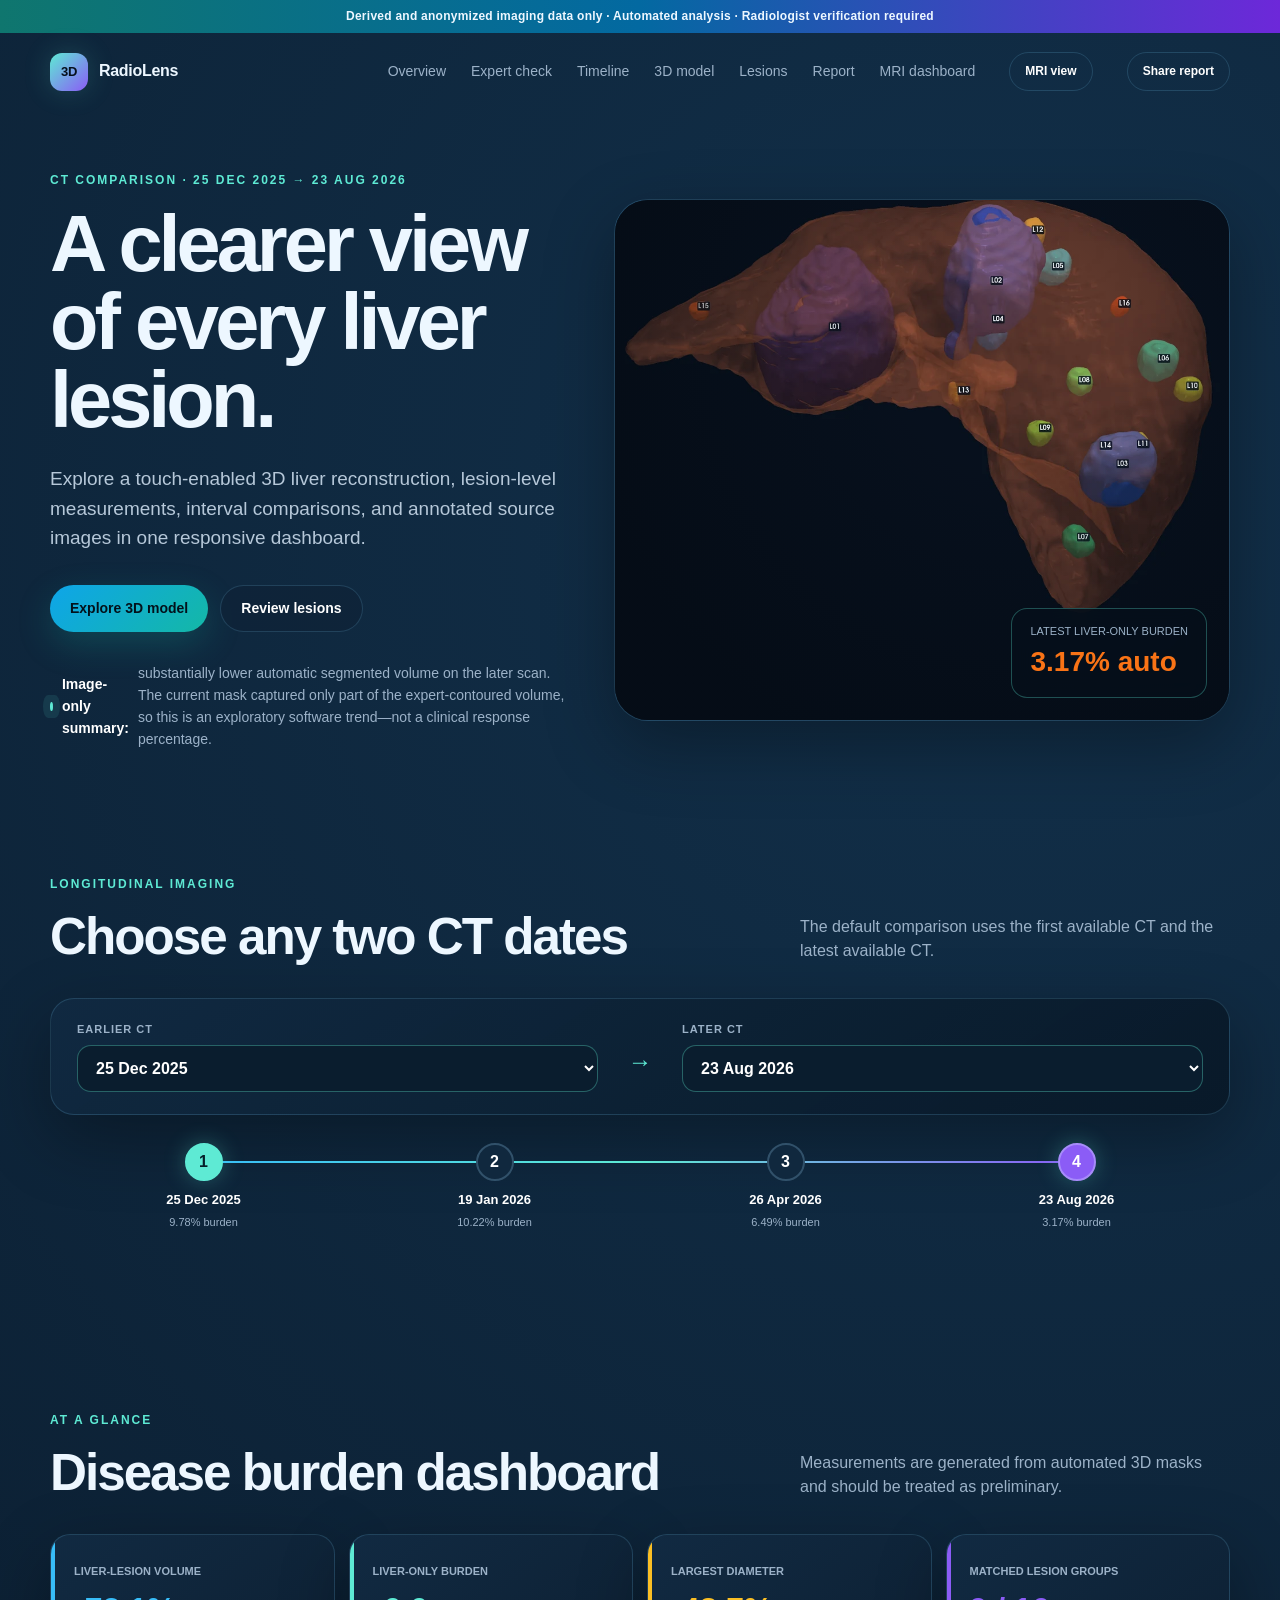
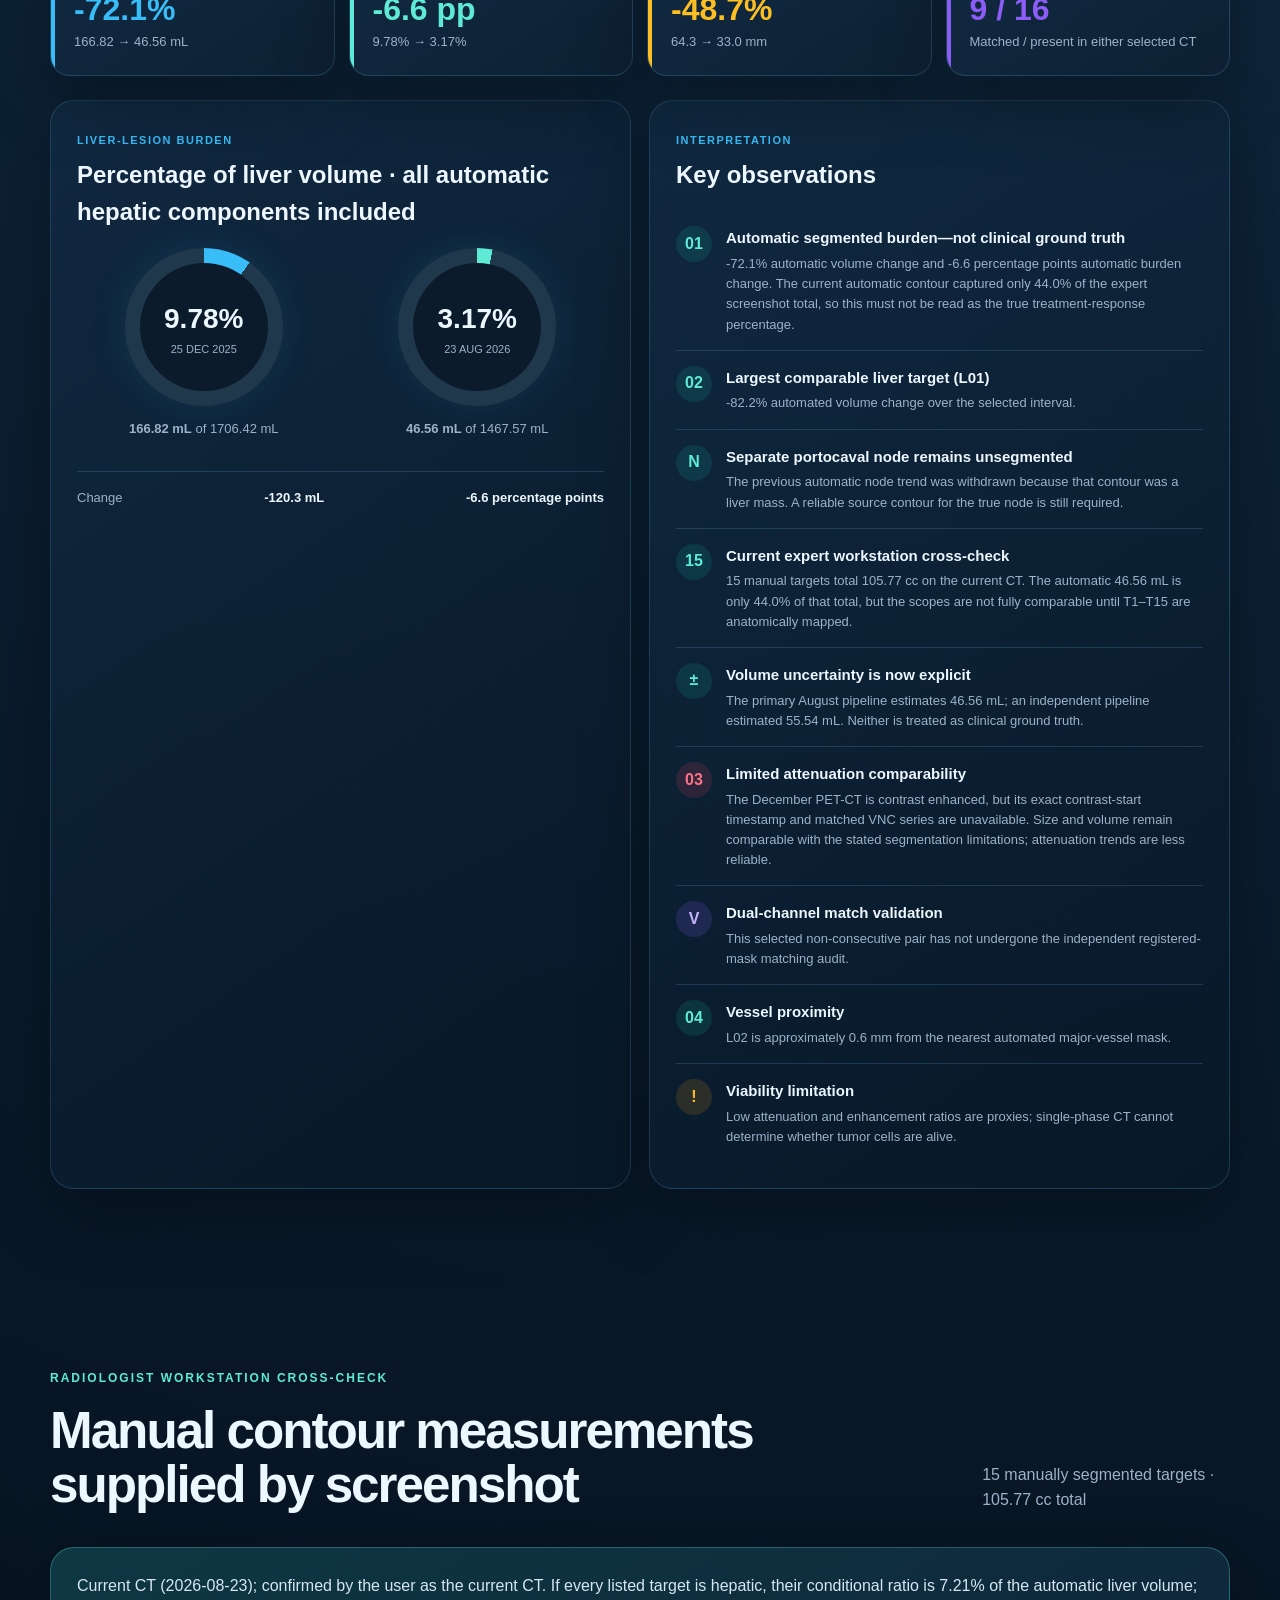
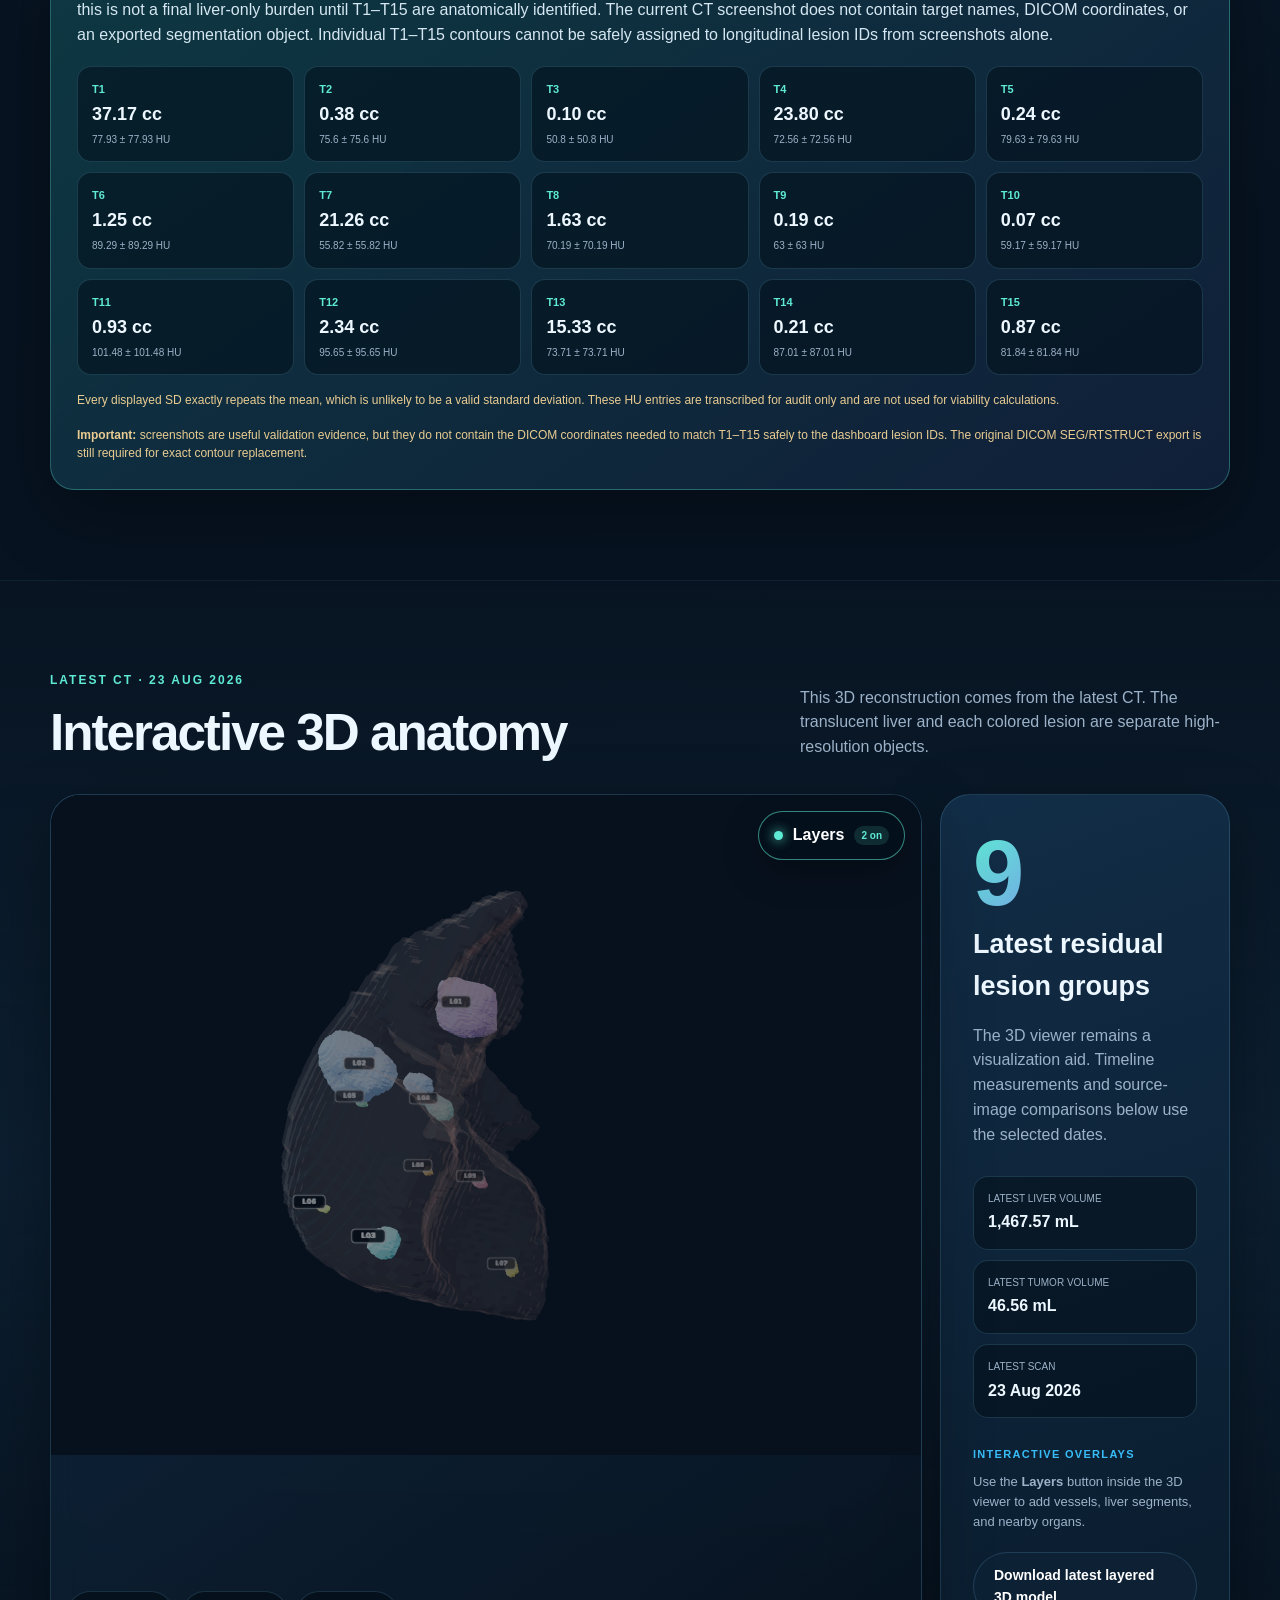
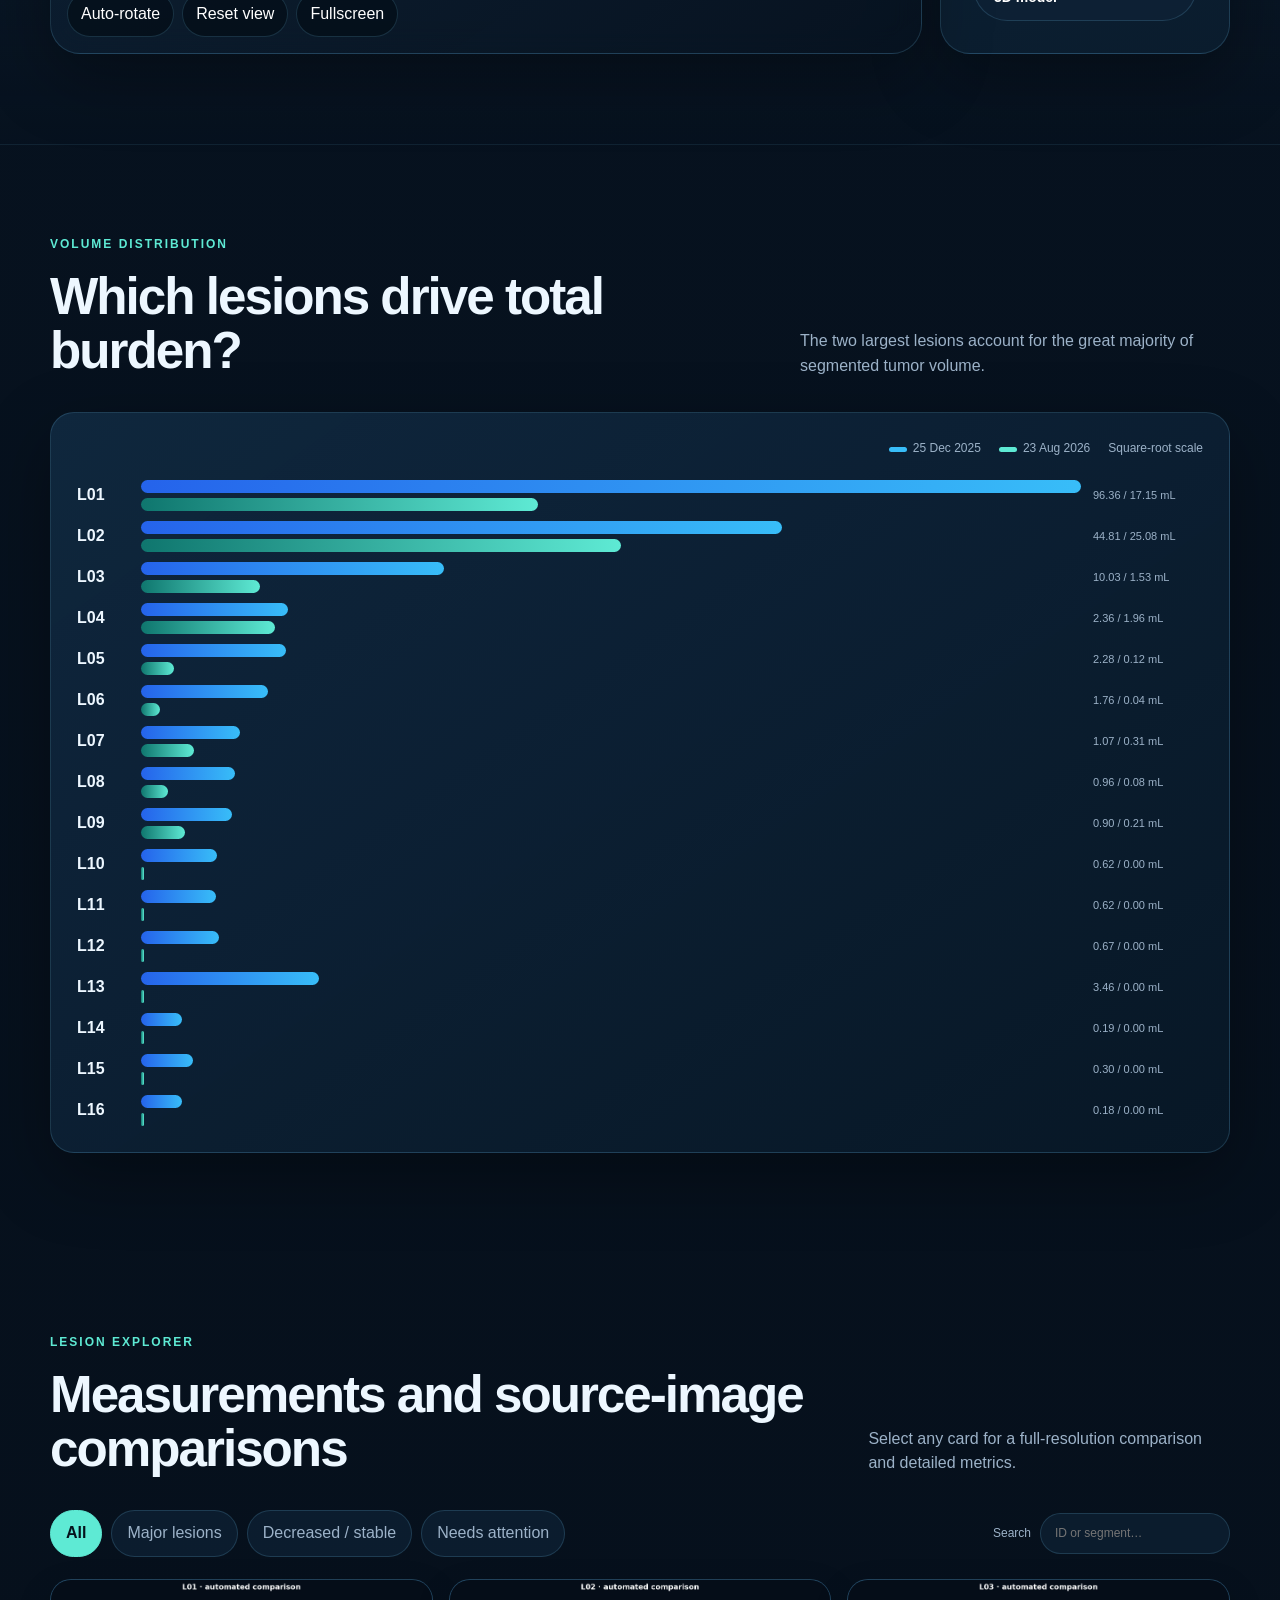
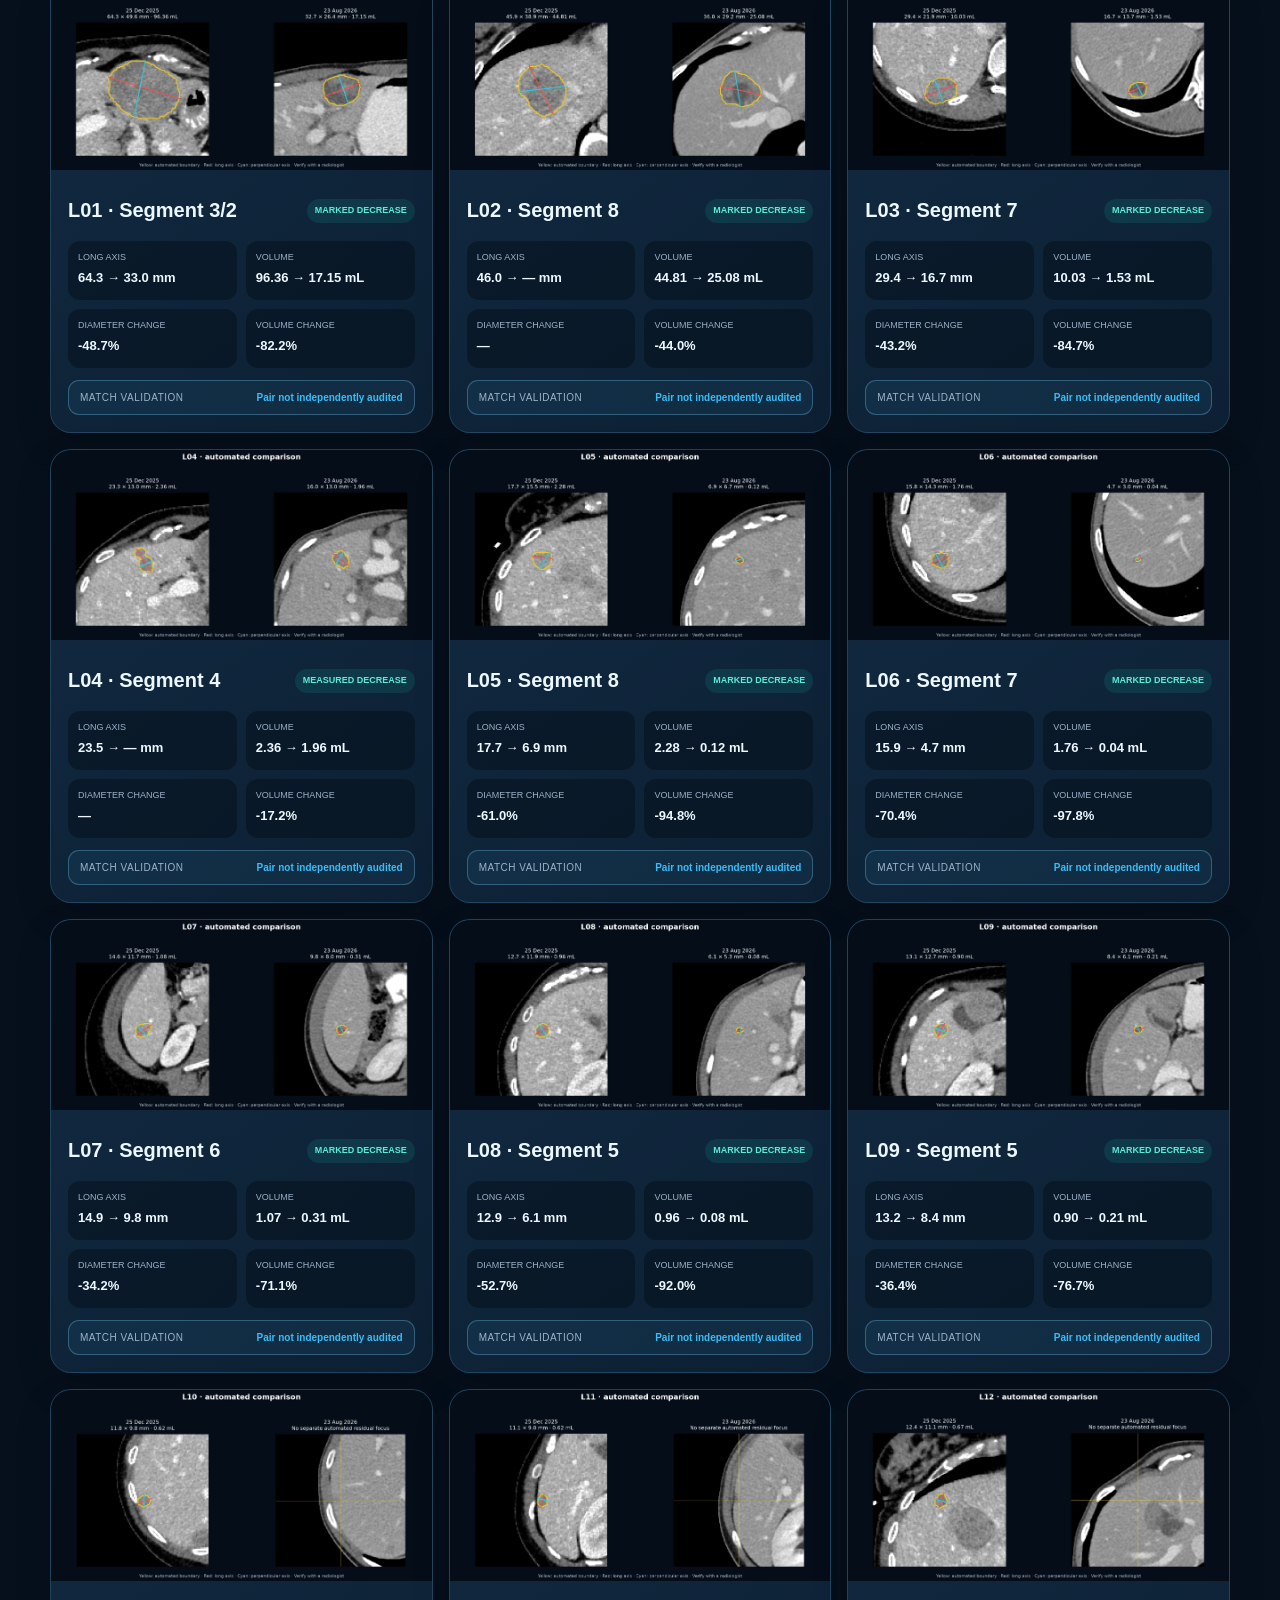
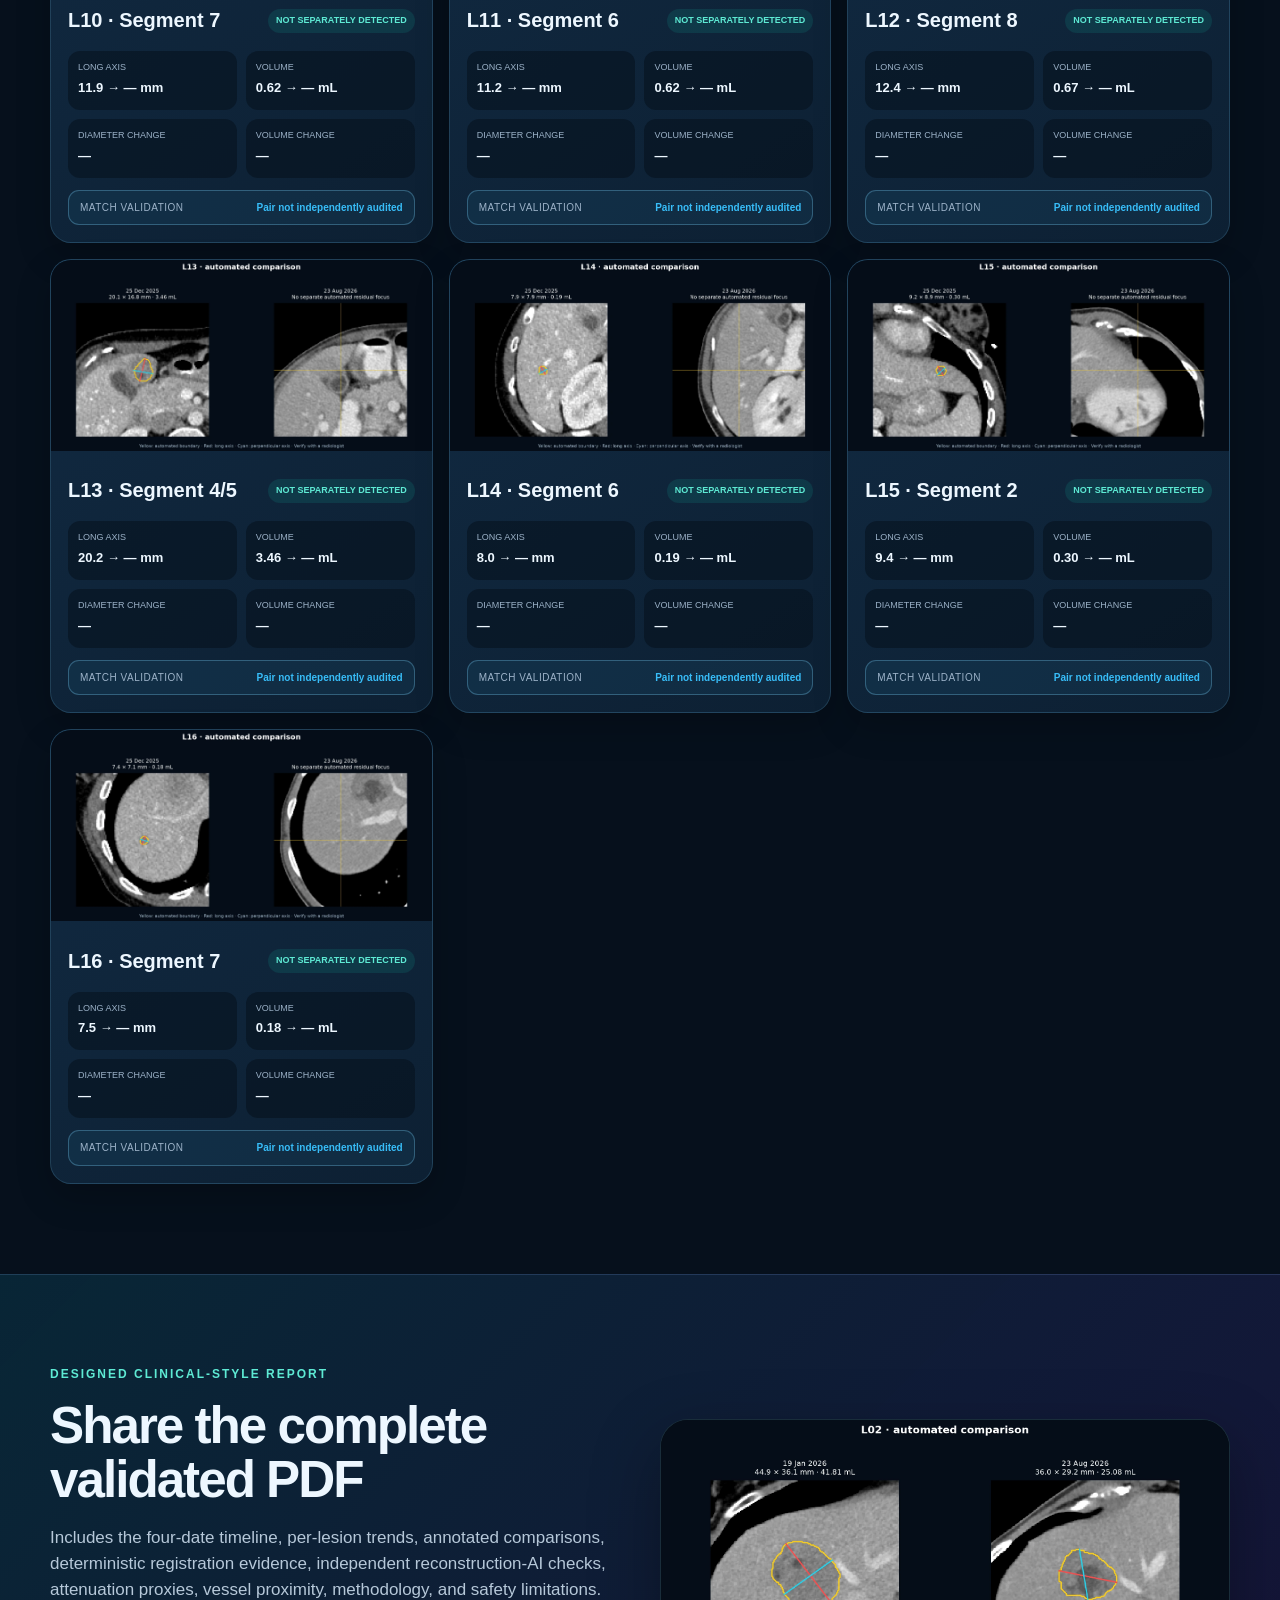
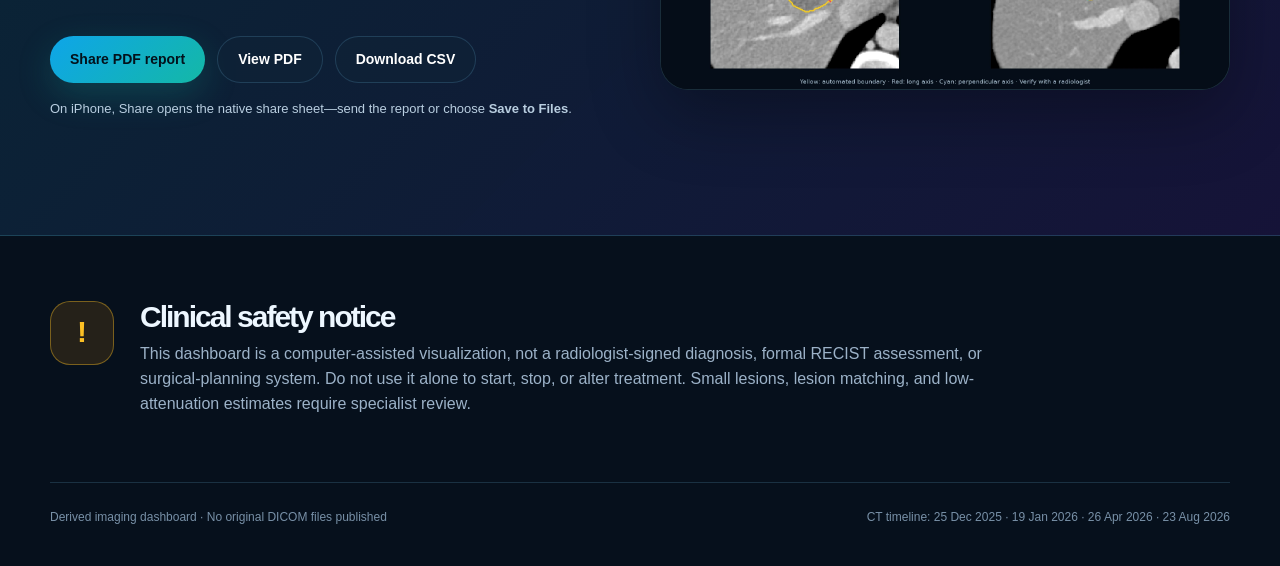
<file: index.html>
<!doctype html>
<html lang="en">
<head>
  <meta charset="utf-8">
  <meta name="viewport" content="width=device-width,initial-scale=1,viewport-fit=cover">
  <meta name="theme-color" content="#07111f">
  <meta name="description" content="Interactive liver lesion visualization and CT comparison dashboard.">
  <meta name="apple-mobile-web-app-capable" content="yes">
  <meta name="apple-mobile-web-app-status-bar-style" content="black-translucent">
  <meta name="apple-mobile-web-app-title" content="RadioLens">
  <title>RadioLens · Liver Imaging Dashboard</title>
  <link rel="icon" type="image/png" sizes="32x32" href="assets/favicon-32.png">
  <link rel="apple-touch-icon" sizes="180x180" href="assets/apple-touch-icon.png?v=3">
  <link rel="manifest" href="site.webmanifest?v=4">
  <link rel="stylesheet" href="styles.css?v=10">
  <script type="importmap">{"imports":{"three":"./vendor/three.module.js"}}</script>
  <script type="module" src="viewer.js?v=7"></script>
  <script defer src="app.js?v=11"></script>
</head>
<body>
  <div class="privacy-strip">Derived and anonymized imaging data only · Automated analysis · Radiologist verification required</div>
  <header class="nav shell">
    <a class="brand" href="#top"><span class="brand-mark">3D</span><span>RadioLens</span></a>
    <nav aria-label="Main navigation">
      <a href="#overview">Overview</a>
      <a href="#expert-reference">Expert check</a>
      <a href="#timeline">Timeline</a>
      <a href="#model">3D model</a>
      <a href="#lesions">Lesions</a>
      <a href="#report">Report</a>
      <a href="mri/">MRI dashboard</a>
    </nav>
    <a class="button small mode-link" href="mri/">MRI view</a>
    <button class="button small share-report" type="button">Share report</button>
  </header>

  <main id="top">
    <section class="hero shell">
      <div class="hero-copy">
        <div class="eyebrow" id="comparisonLabel">CT comparison timeline</div>
        <h1>A clearer view of every liver lesion.</h1>
        <p class="lede">Explore a touch-enabled 3D liver reconstruction, lesion-level measurements, interval comparisons, and annotated source images in one responsive dashboard.</p>
        <div class="hero-actions">
          <a class="button primary" href="#model">Explore 3D model</a>
          <a class="button ghost" href="#lesions">Review lesions</a>
        </div>
        <div class="hero-note"><span class="pulse"></span><b>Image-only summary:</b> <span id="overallAssessment">Loading the latest comparison…</span></div>
      </div>
      <div class="hero-visual glass">
        <img src="assets/liver-3d.webp" alt="Three-dimensional liver model with highlighted lesions">
        <div class="floating-stat"><span>Latest liver-only burden</span><strong id="latestBurden">—</strong></div>
      </div>
    </section>

    <section id="timeline" class="section shell timeline-section">
      <div class="section-heading">
        <div><div class="eyebrow">Longitudinal imaging</div><h2>Choose any two CT dates</h2></div>
        <p>The default comparison uses the first available CT and the latest available CT.</p>
      </div>
      <div class="timeline-picker panel">
        <label><span>Earlier CT</span><select id="fromStudy" aria-label="Earlier CT date"></select></label>
        <div class="timeline-arrow">→</div>
        <label><span>Later CT</span><select id="toStudy" aria-label="Later CT date"></select></label>
      </div>
      <div class="timeline-track" id="timelineTrack" aria-label="CT study timeline"></div>
    </section>

    <section id="overview" class="section shell">
      <div class="section-heading">
        <div><div class="eyebrow">At a glance</div><h2>Disease burden dashboard</h2></div>
        <p>Measurements are generated from automated 3D masks and should be treated as preliminary.</p>
      </div>
      <div class="stat-grid">
        <article class="stat-card cyan"><span>Liver-lesion volume</span><strong id="volumeDelta">—</strong><p id="volumeValues">Loading…</p></article>
        <article class="stat-card teal"><span>Liver-only burden</span><strong id="burdenDelta">—</strong><p id="burdenValues">Loading…</p></article>
        <article class="stat-card amber"><span>Largest diameter</span><strong id="diameterDelta">—</strong><p id="diameterValues">Loading…</p></article>
        <article class="stat-card purple"><span>Matched lesion groups</span><strong id="trackedCount">—</strong><p>Matched / present in either selected CT</p></article>
      </div>

      <div class="overview-grid">
        <article class="panel burden-panel">
          <div class="panel-title"><div><span class="kicker">Liver-lesion burden</span><h3>Percentage of liver volume · all automatic hepatic components included</h3></div></div>
          <div class="donut-row">
            <div class="donut-card"><div class="donut" id="fromDonut"><div><strong id="fromBurden">—</strong><span id="fromLabel">Earlier</span></div></div><p id="fromBurdenDetail">—</p></div>
            <div class="donut-card"><div class="donut follow" id="toDonut"><div><strong id="toBurden">—</strong><span id="toLabel">Later</span></div></div><p id="toBurdenDetail">—</p></div>
          </div>
          <div class="delta-line" id="burdenChangeLine"><span>Change</span><b>—</b><b>—</b></div>
        </article>
        <article class="panel findings-panel">
          <div class="panel-title"><div><span class="kicker">Interpretation</span><h3>Key observations</h3></div></div>
          <ul class="findings" id="findingsList"><li><span>…</span><div><b>Loading analysis</b><p>Preparing the selected comparison.</p></div></li></ul>
        </article>
      </div>
    </section>

    <section id="expert-reference" class="section shell">
      <div class="section-heading">
        <div><div class="eyebrow">Radiologist workstation cross-check</div><h2>Manual contour measurements supplied by screenshot</h2></div>
        <p id="expertReferenceSummary">Loading manual reference…</p>
      </div>
      <div class="panel expert-reference-panel">
        <p id="expertReferenceNote" class="expert-note"></p>
        <div id="expertMeasurementGrid" class="expert-measurement-grid"></div>
        <p id="expertHuWarning" class="expert-warning"></p>
        <p class="expert-warning"><b>Important:</b> screenshots are useful validation evidence, but they do not contain the DICOM coordinates needed to match T1–T15 safely to the dashboard lesion IDs. The original DICOM SEG/RTSTRUCT export is still required for exact contour replacement.</p>
      </div>
    </section>

    <section id="model" class="section model-section">
      <div class="shell">
        <div class="section-heading">
          <div><div class="eyebrow">Latest CT · 23 Aug 2026</div><h2>Interactive 3D anatomy</h2></div>
          <p>This 3D reconstruction comes from the latest CT. The translucent liver and each colored lesion are separate high-resolution objects.</p>
        </div>
        <div class="model-layout">
          <div class="model-shell glass" id="modelShell">
            <div id="threeViewer" class="three-viewer" role="img" aria-label="Interactive 3D liver, lesions, vessels and nearby organs">
              <div class="model-loading" id="modelLoading"><img src="assets/liver-3d.webp" alt=""><span>Loading interactive anatomy…</span></div>
            </div>
            <div class="anatomy-toolbar" id="anatomyToolbar">
              <button class="layer-panel-toggle" id="layerPanelToggle" type="button" aria-expanded="false" aria-controls="layerPanel">
                <span>Layers</span><b id="visibleLayerCount">2 on</b>
              </button>
              <div class="layer-panel" id="layerPanel">
                <div class="layer-panel-title"><strong>Anatomy overlays</strong><span>Tap to show or hide</span></div>
                <div class="layer-controls" id="layerControls">
                  <button class="layer-toggle active" data-layer="liver"><i style="--swatch:#b84e3a"></i>Liver</button>
                  <button class="layer-toggle active" data-layer="lesions"><i style="--swatch:#8b5cf6"></i>Lesions</button>
                  <button class="layer-toggle" data-layer="hepatic"><i style="--swatch:#22d3ee"></i>Hepatic vessels</button>
                  <button class="layer-toggle" data-layer="portal"><i style="--swatch:#3b82f6"></i>Portal vein</button>
                  <button class="layer-toggle" data-layer="ivc"><i style="--swatch:#2563eb"></i>IVC</button>
                  <button class="layer-toggle" data-layer="aorta"><i style="--swatch:#ef4444"></i>Aorta</button>
                  <button class="layer-toggle" data-layer="segments"><i style="--swatch:#84cc16"></i>Liver segments</button>
                  <button class="layer-toggle" data-layer="gallbladder"><i style="--swatch:#22c55e"></i>Gallbladder</button>
                  <button class="layer-toggle" data-layer="pancreas"><i style="--swatch:#fbbf24"></i>Pancreas</button>
                  <button class="layer-toggle" data-layer="spleen"><i style="--swatch:#c084fc"></i>Spleen</button>
                  <button class="layer-toggle" data-layer="kidneys"><i style="--swatch:#f4c9a0"></i>Kidneys</button>
                  <button class="layer-toggle" data-layer="duodenum"><i style="--swatch:#fb923c"></i>Duodenum</button>
                </div>
                <div class="preset-controls"><button data-preset="tumor">Tumor only</button><button data-preset="vascular">Vessels</button><button data-preset="context">Organs</button></div>
              </div>
            </div>
            <div class="model-controls">
              <button id="rotateToggle" type="button">Auto-rotate</button>
              <button id="resetCamera" type="button">Reset view</button>
              <button id="fullscreenModel" type="button">Fullscreen</button>
            </div>
          </div>
          <aside class="model-info">
            <div class="model-number" id="modelLesionCount">9</div>
            <h3>Latest residual lesion groups</h3>
            <p>The 3D viewer remains a visualization aid. Timeline measurements and source-image comparisons below use the selected dates.</p>
            <div class="mini-metrics"><div><span>Latest liver volume</span><b id="modelLiverVolume">1,467.57 mL</b></div><div><span>Latest tumor volume</span><b id="modelTumorVolume">46.56 mL</b></div><div><span>Latest scan</span><b>23 Aug 2026</b></div></div>
            <div class="layer-heading">Interactive overlays</div>
            <p class="layer-help">Use the <b>Layers</b> button inside the 3D viewer to add vessels, liver segments, and nearby organs.</p>
            <a class="button ghost wide" href="assets/liver_anatomy_aug.glb" download>Download latest layered 3D model</a>
          </aside>
        </div>
      </div>
    </section>

    <section class="section shell">
      <div class="section-heading"><div><div class="eyebrow">Volume distribution</div><h2>Which lesions drive total burden?</h2></div><p>The two largest lesions account for the great majority of segmented tumor volume.</p></div>
      <div class="panel chart-panel"><div id="volumeChart" class="volume-chart" aria-label="Lesion volume comparison chart"></div></div>
    </section>

    <section id="lesions" class="section shell">
      <div class="section-heading">
        <div><div class="eyebrow">Lesion explorer</div><h2>Measurements and source-image comparisons</h2></div>
        <p>Select any card for a full-resolution comparison and detailed metrics.</p>
      </div>
      <div class="filters">
        <button class="filter active" data-filter="all">All</button>
        <button class="filter" data-filter="major">Major lesions</button>
        <button class="filter" data-filter="stable">Decreased / stable</button>
        <button class="filter" data-filter="caution">Needs attention</button>
        <label class="search"><span>Search</span><input id="lesionSearch" type="search" placeholder="ID or segment…"></label>
      </div>
      <div id="lesionGrid" class="lesion-grid" aria-live="polite"></div>
    </section>

    <section id="report" class="section report-section">
      <div class="shell report-grid">
        <div>
          <div class="eyebrow">Designed clinical-style report</div>
          <h2>Share the complete validated PDF</h2>
          <p class="lede small-lede">Includes the four-date timeline, per-lesion trends, annotated comparisons, deterministic registration evidence, independent reconstruction-AI checks, attenuation proxies, vessel proximity, methodology, and safety limitations.</p>
          <div class="hero-actions"><button class="button primary share-report" type="button">Share PDF report</button><a class="button ghost" href="assets/Liver_Lesion_CT_Comparison.pdf?v=8" target="_blank" rel="noopener">View PDF</a><a class="button ghost" href="assets/lesion_comparison.csv?v=6" download>Download CSV</a></div>
          <p class="share-help">On iPhone, Share opens the native share sheet—send the report or choose <b>Save to Files</b>.</p>
          <p class="share-status" id="shareStatus" aria-live="polite"></p>
        </div>
        <div class="report-preview"><img src="assets/timeline/L02_2026-01-19_2026-08-23.webp" alt="Annotated January and August CT comparison for dominant segment 8 liver lesion L02"></div>
      </div>
    </section>

    <section class="section shell safety">
      <div class="safety-icon">!</div>
      <div><h2>Clinical safety notice</h2><p>This dashboard is a computer-assisted visualization, not a radiologist-signed diagnosis, formal RECIST assessment, or surgical-planning system. Do not use it alone to start, stop, or alter treatment. Small lesions, lesion matching, and low-attenuation estimates require specialist review.</p></div>
    </section>
  </main>

  <footer class="site-footer shell"><span>Derived imaging dashboard · No original DICOM files published</span><span>CT timeline: 25 Dec 2025 · 19 Jan 2026 · 26 Apr 2026 · 23 Aug 2026</span></footer>

  <dialog id="lesionDialog" class="lesion-dialog">
    <button class="dialog-close" aria-label="Close">×</button>
    <div id="dialogContent"></div>
  </dialog>
</body>
</html>
</file>
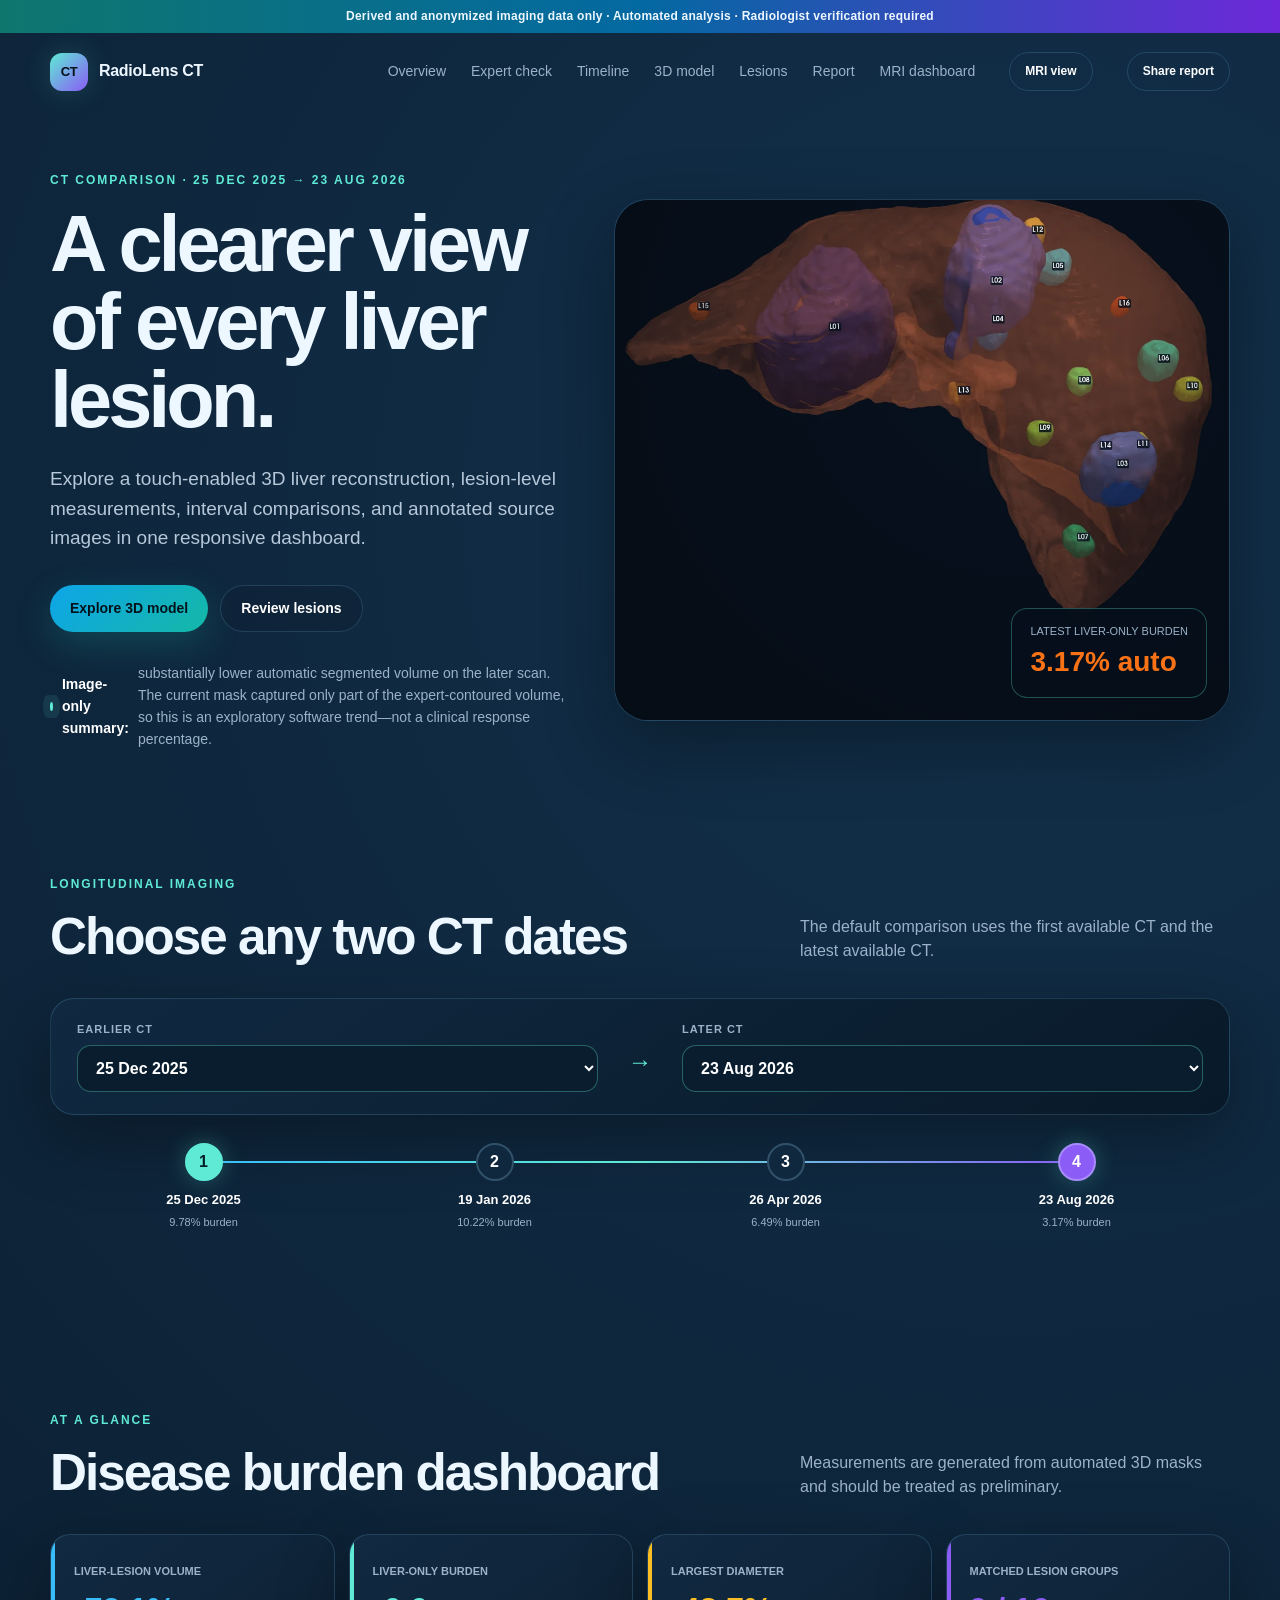
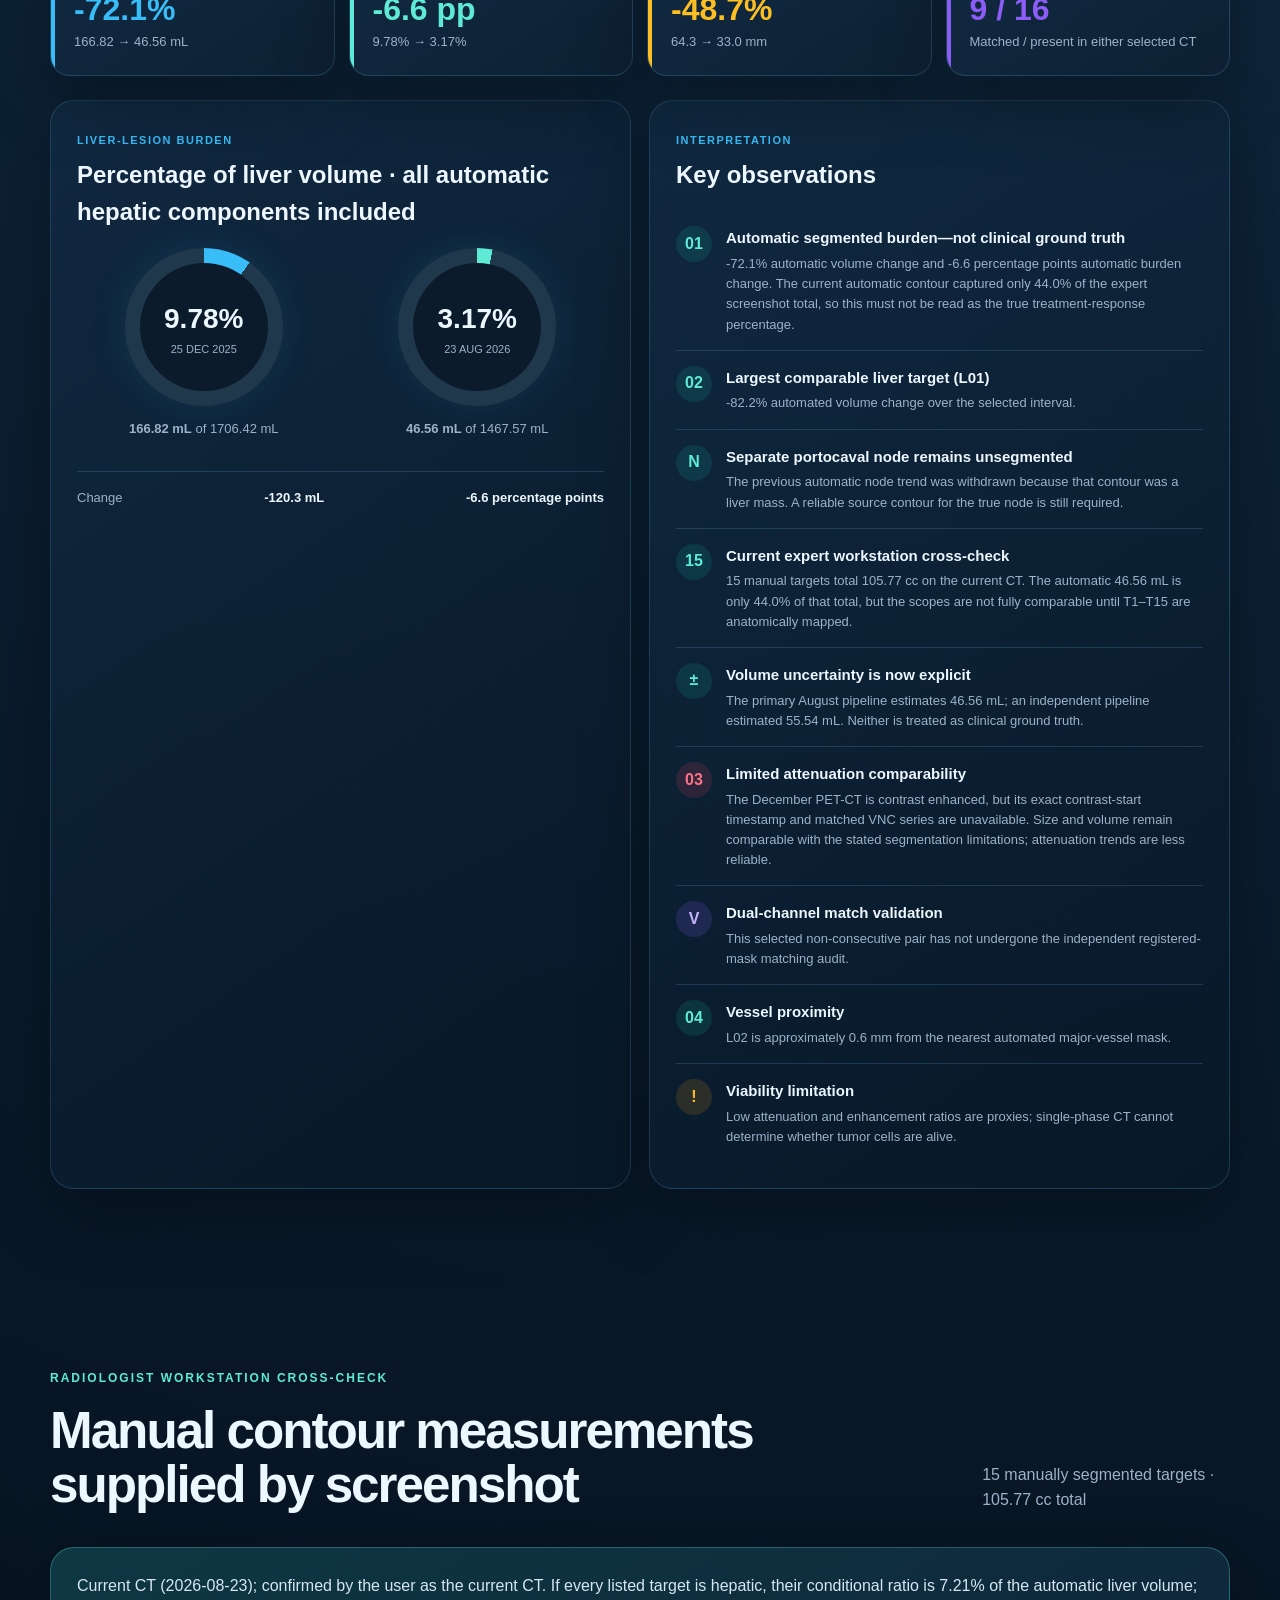
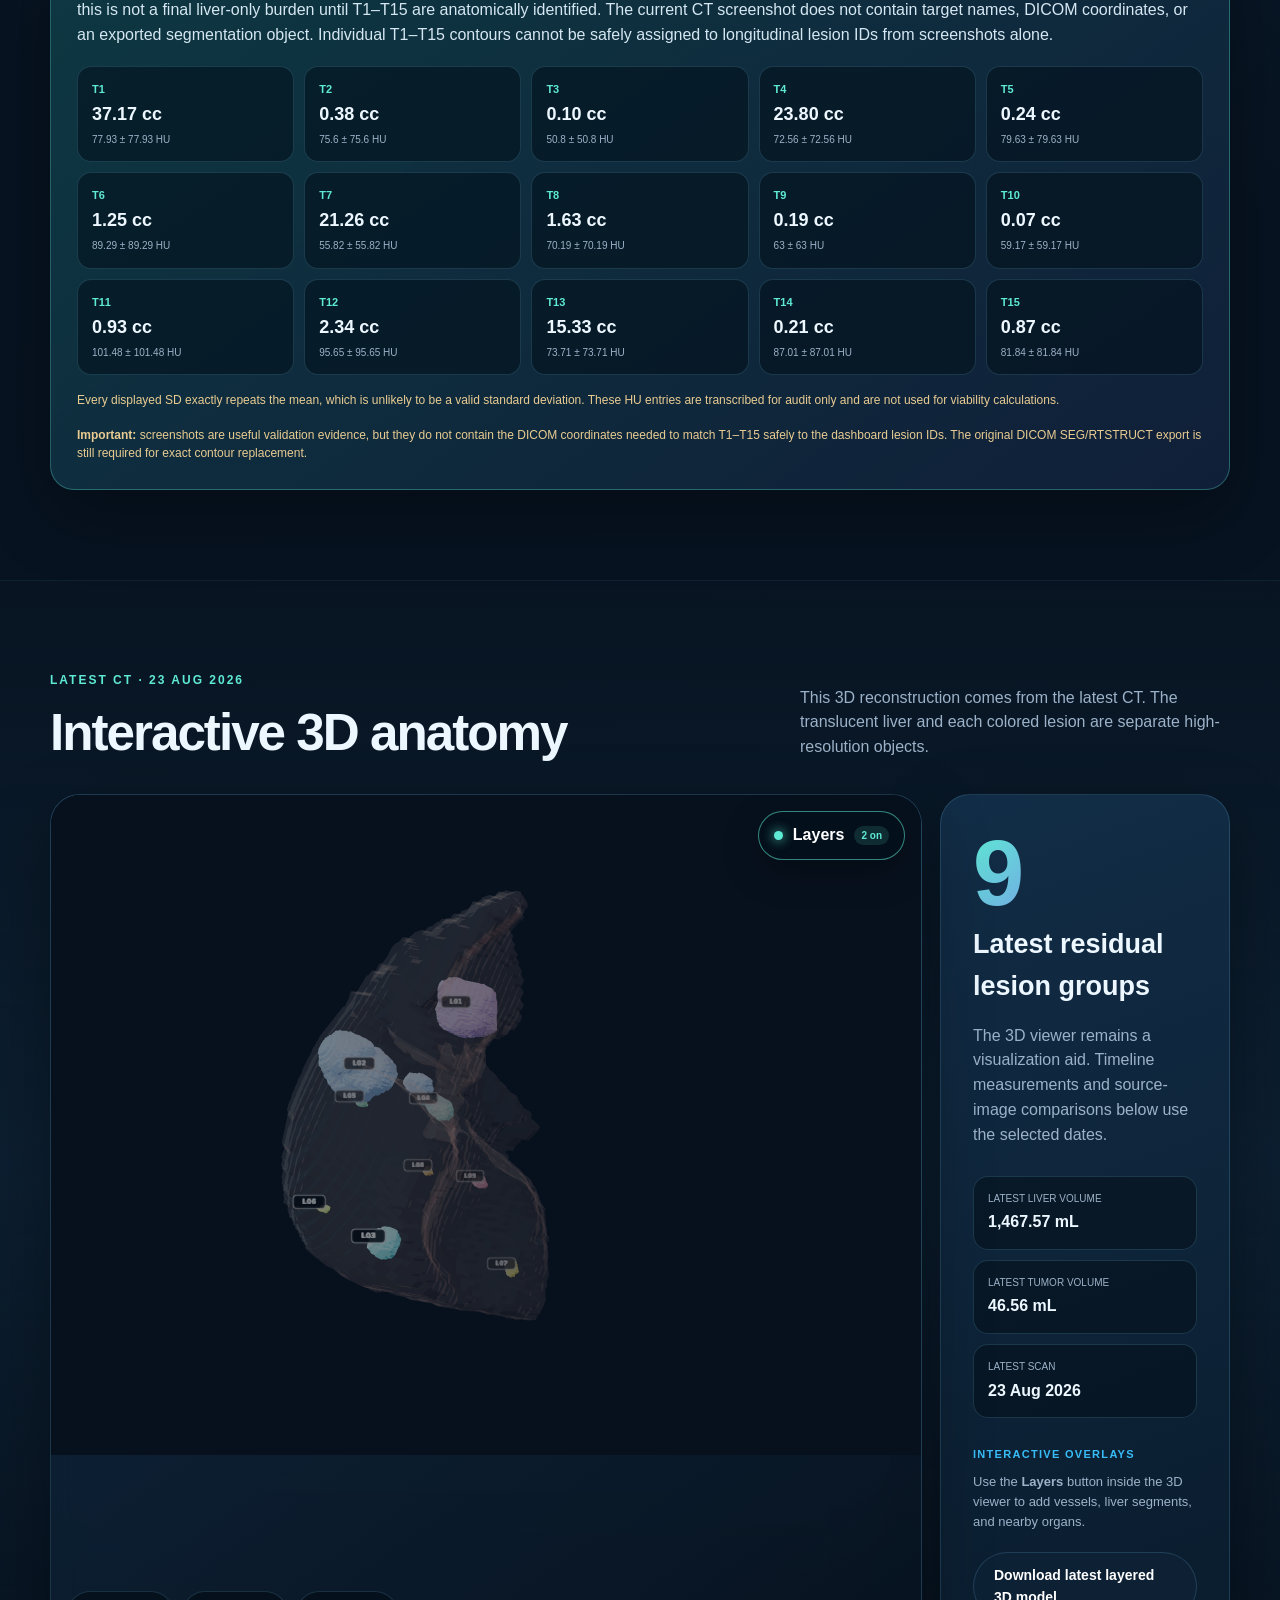
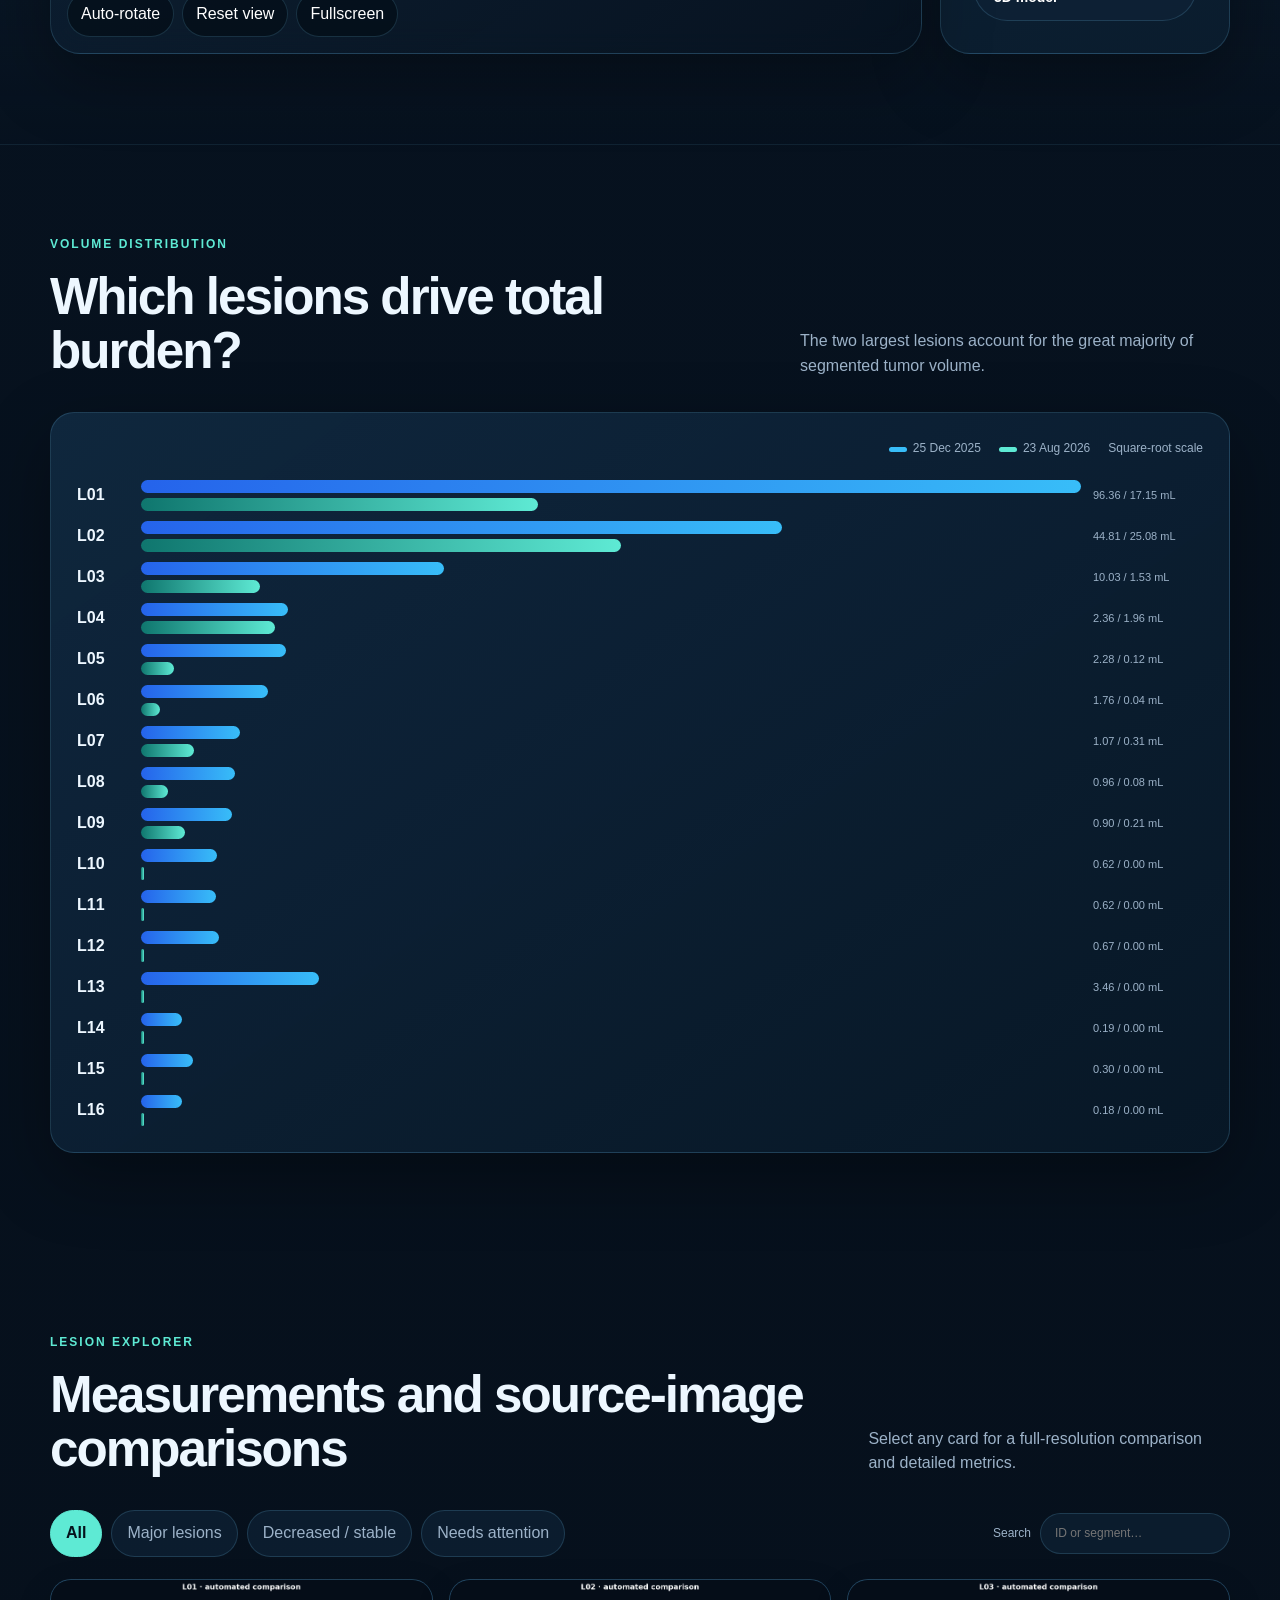
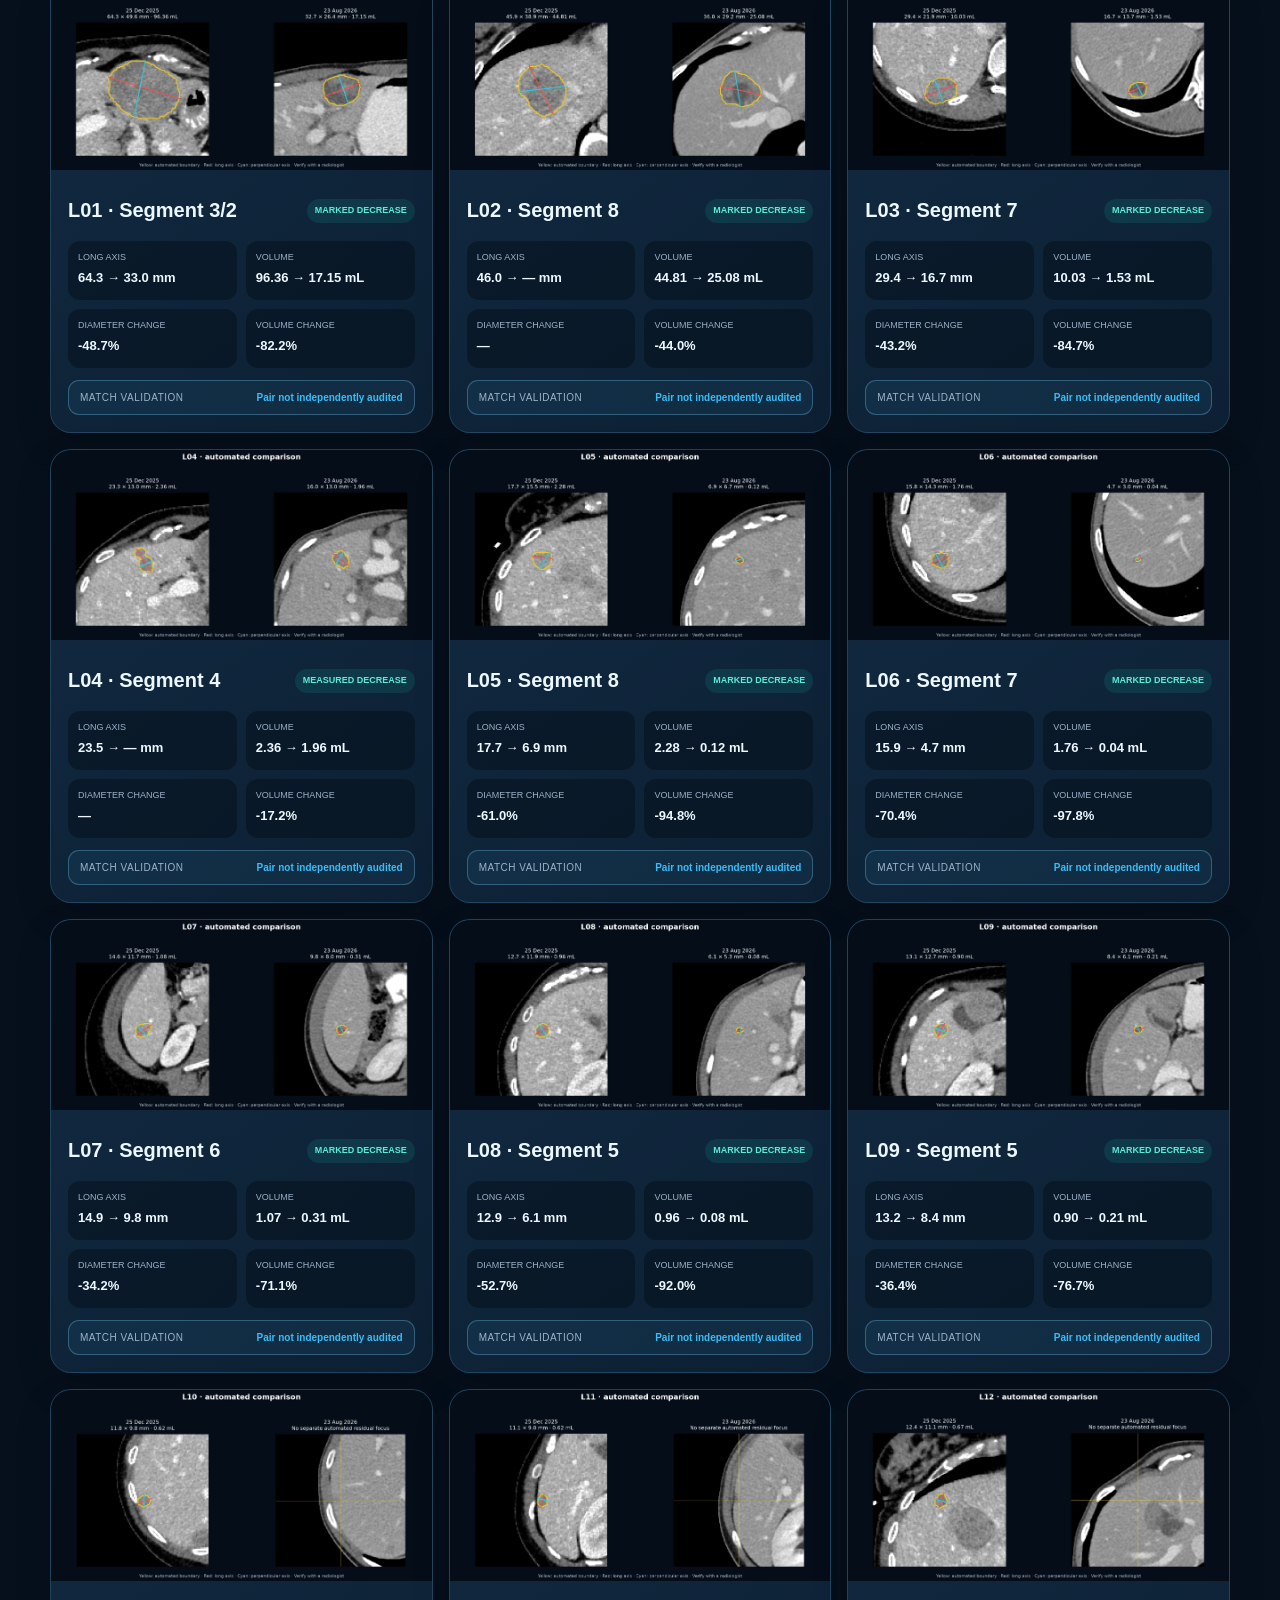
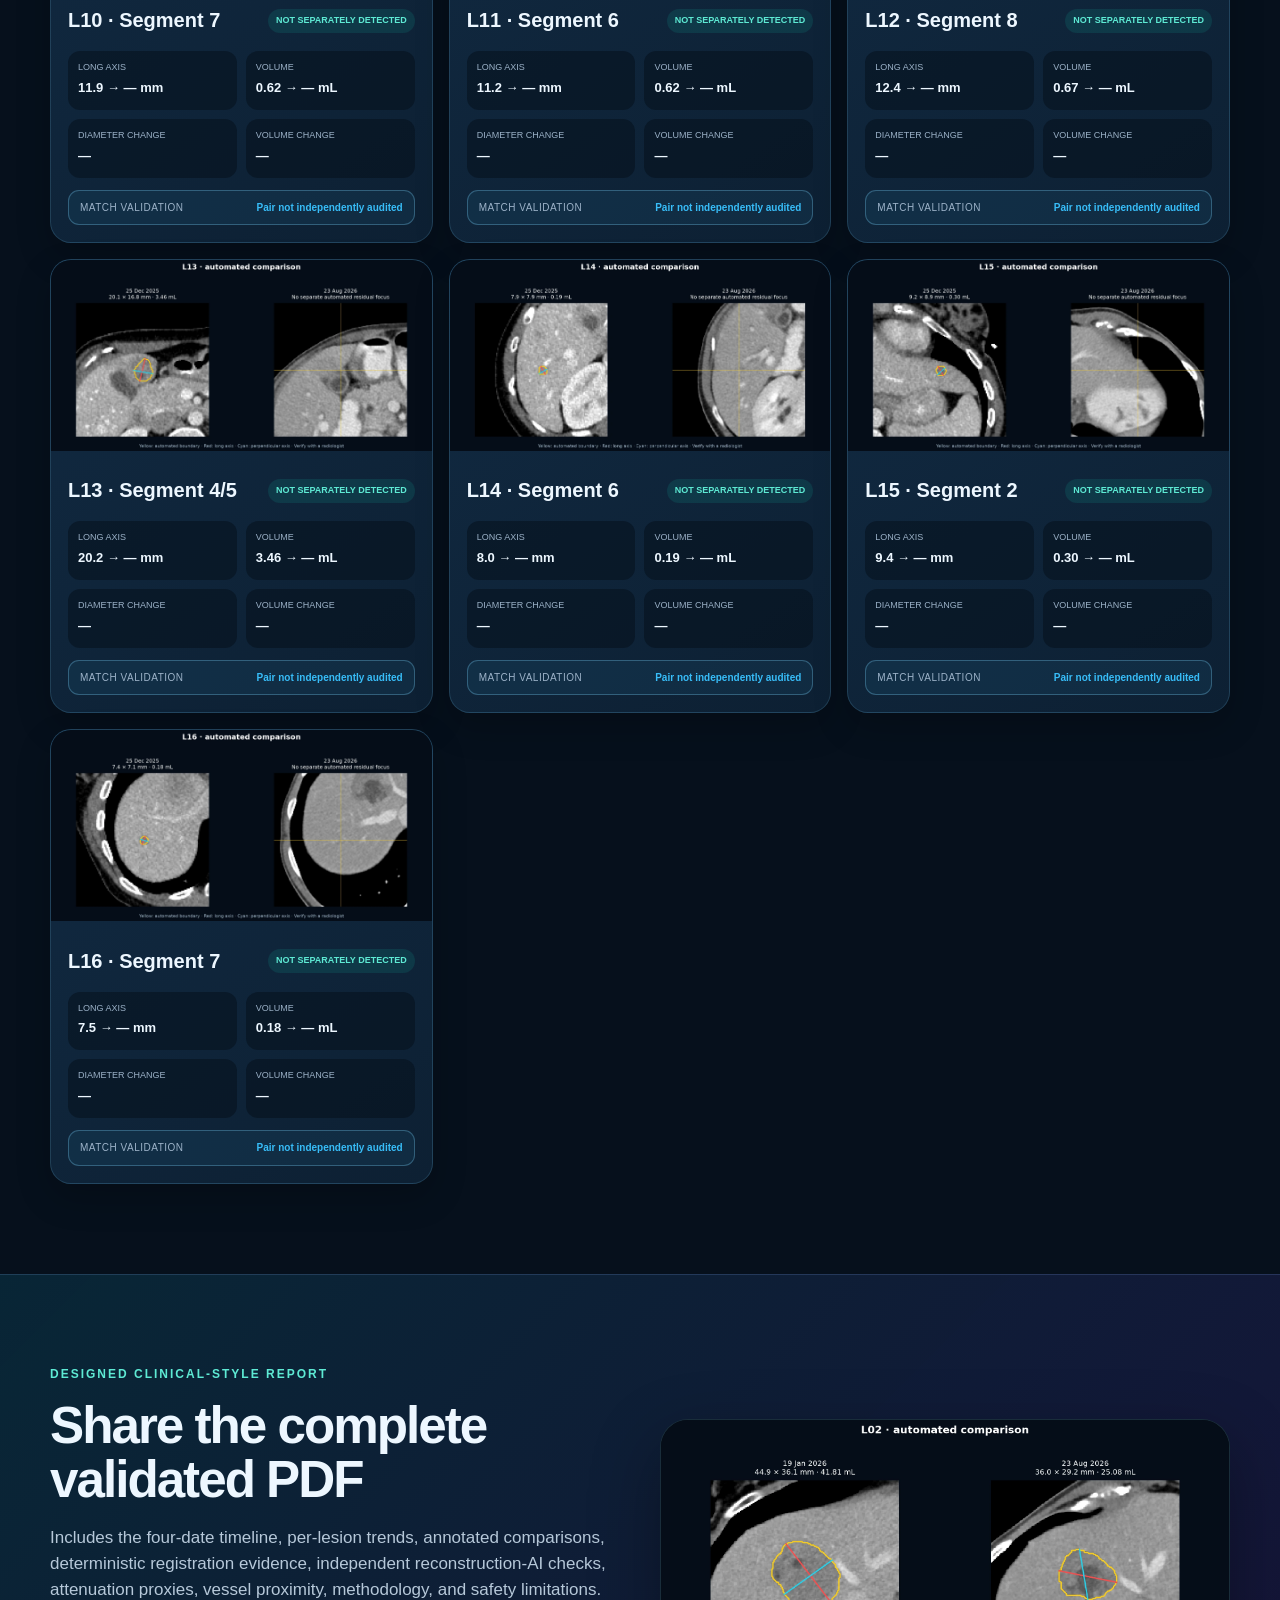
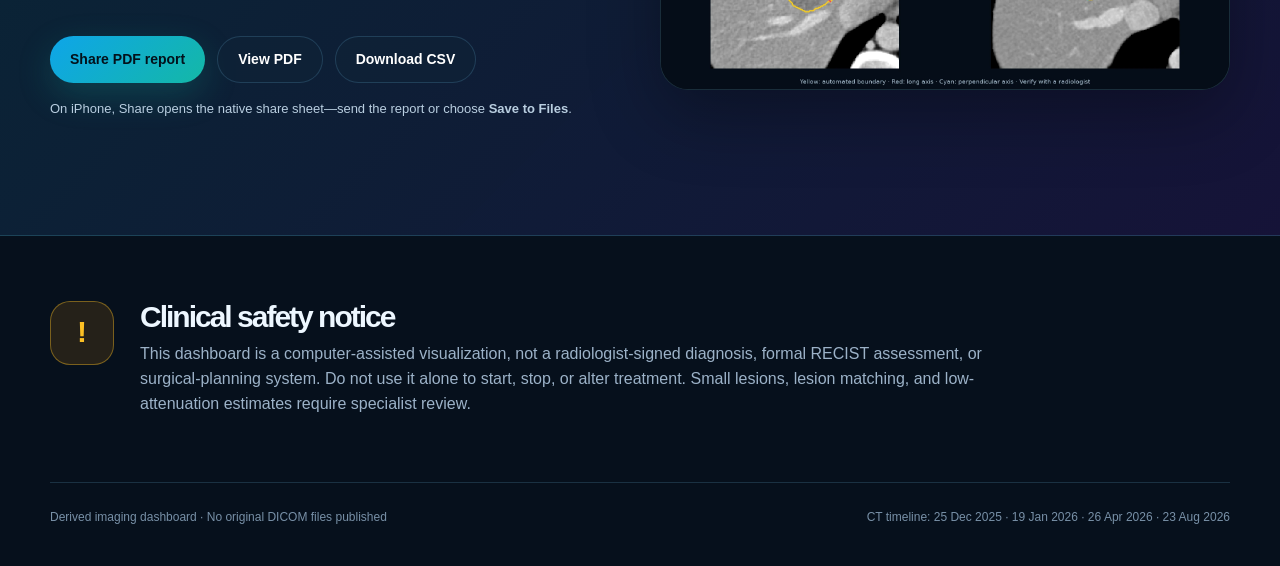
<file: ct/index.html>
<!doctype html>
<html lang="en">
<head>
  <base href="../">
  <meta charset="utf-8">
  <meta name="viewport" content="width=device-width,initial-scale=1,viewport-fit=cover">
  <meta name="theme-color" content="#07111f">
  <meta name="description" content="Interactive liver lesion visualization and CT comparison dashboard.">
  <meta name="apple-mobile-web-app-capable" content="yes">
  <meta name="apple-mobile-web-app-status-bar-style" content="black-translucent">
  <meta name="apple-mobile-web-app-title" content="RadioLens">
  <title>RadioLens · Liver Imaging Dashboard</title>
  <link rel="icon" type="image/png" sizes="32x32" href="assets/favicon-32.png">
  <link rel="apple-touch-icon" sizes="180x180" href="assets/apple-touch-icon.png?v=3">
  <link rel="manifest" href="site.webmanifest?v=4">
  <link rel="stylesheet" href="styles.css?v=10">
  <script type="importmap">{"imports":{"three":"./vendor/three.module.js"}}</script>
  <script type="module" src="viewer.js?v=7"></script>
  <script defer src="app.js?v=11"></script>
</head>
<body>
  <div class="privacy-strip">Derived and anonymized imaging data only · Automated analysis · Radiologist verification required</div>
  <header class="nav shell">
    <a class="brand" href="ct/#top"><span class="brand-mark">CT</span><span>RadioLens CT</span></a>
    <nav aria-label="Main navigation">
      <a href="ct/#overview">Overview</a>
      <a href="ct/#expert-reference">Expert check</a>
      <a href="ct/#timeline">Timeline</a>
      <a href="ct/#model">3D model</a>
      <a href="ct/#lesions">Lesions</a>
      <a href="ct/#report">Report</a>
      <a href="mri/">MRI dashboard</a>
    </nav>
    <a class="button small mode-link" href="mri/">MRI view</a>
    <button class="button small share-report" type="button">Share report</button>
  </header>

  <main id="top">
    <section class="hero shell">
      <div class="hero-copy">
        <div class="eyebrow" id="comparisonLabel">CT comparison timeline</div>
        <h1>A clearer view of every liver lesion.</h1>
        <p class="lede">Explore a touch-enabled 3D liver reconstruction, lesion-level measurements, interval comparisons, and annotated source images in one responsive dashboard.</p>
        <div class="hero-actions">
          <a class="button primary" href="ct/#model">Explore 3D model</a>
          <a class="button ghost" href="ct/#lesions">Review lesions</a>
        </div>
        <div class="hero-note"><span class="pulse"></span><b>Image-only summary:</b> <span id="overallAssessment">Loading the latest comparison…</span></div>
      </div>
      <div class="hero-visual glass">
        <img src="assets/liver-3d.webp" alt="Three-dimensional liver model with highlighted lesions">
        <div class="floating-stat"><span>Latest liver-only burden</span><strong id="latestBurden">—</strong></div>
      </div>
    </section>

    <section id="timeline" class="section shell timeline-section">
      <div class="section-heading">
        <div><div class="eyebrow">Longitudinal imaging</div><h2>Choose any two CT dates</h2></div>
        <p>The default comparison uses the first available CT and the latest available CT.</p>
      </div>
      <div class="timeline-picker panel">
        <label><span>Earlier CT</span><select id="fromStudy" aria-label="Earlier CT date"></select></label>
        <div class="timeline-arrow">→</div>
        <label><span>Later CT</span><select id="toStudy" aria-label="Later CT date"></select></label>
      </div>
      <div class="timeline-track" id="timelineTrack" aria-label="CT study timeline"></div>
    </section>

    <section id="overview" class="section shell">
      <div class="section-heading">
        <div><div class="eyebrow">At a glance</div><h2>Disease burden dashboard</h2></div>
        <p>Measurements are generated from automated 3D masks and should be treated as preliminary.</p>
      </div>
      <div class="stat-grid">
        <article class="stat-card cyan"><span>Liver-lesion volume</span><strong id="volumeDelta">—</strong><p id="volumeValues">Loading…</p></article>
        <article class="stat-card teal"><span>Liver-only burden</span><strong id="burdenDelta">—</strong><p id="burdenValues">Loading…</p></article>
        <article class="stat-card amber"><span>Largest diameter</span><strong id="diameterDelta">—</strong><p id="diameterValues">Loading…</p></article>
        <article class="stat-card purple"><span>Matched lesion groups</span><strong id="trackedCount">—</strong><p>Matched / present in either selected CT</p></article>
      </div>

      <div class="overview-grid">
        <article class="panel burden-panel">
          <div class="panel-title"><div><span class="kicker">Liver-lesion burden</span><h3>Percentage of liver volume · all automatic hepatic components included</h3></div></div>
          <div class="donut-row">
            <div class="donut-card"><div class="donut" id="fromDonut"><div><strong id="fromBurden">—</strong><span id="fromLabel">Earlier</span></div></div><p id="fromBurdenDetail">—</p></div>
            <div class="donut-card"><div class="donut follow" id="toDonut"><div><strong id="toBurden">—</strong><span id="toLabel">Later</span></div></div><p id="toBurdenDetail">—</p></div>
          </div>
          <div class="delta-line" id="burdenChangeLine"><span>Change</span><b>—</b><b>—</b></div>
        </article>
        <article class="panel findings-panel">
          <div class="panel-title"><div><span class="kicker">Interpretation</span><h3>Key observations</h3></div></div>
          <ul class="findings" id="findingsList"><li><span>…</span><div><b>Loading analysis</b><p>Preparing the selected comparison.</p></div></li></ul>
        </article>
      </div>
    </section>

    <section id="expert-reference" class="section shell">
      <div class="section-heading">
        <div><div class="eyebrow">Radiologist workstation cross-check</div><h2>Manual contour measurements supplied by screenshot</h2></div>
        <p id="expertReferenceSummary">Loading manual reference…</p>
      </div>
      <div class="panel expert-reference-panel">
        <p id="expertReferenceNote" class="expert-note"></p>
        <div id="expertMeasurementGrid" class="expert-measurement-grid"></div>
        <p id="expertHuWarning" class="expert-warning"></p>
        <p class="expert-warning"><b>Important:</b> screenshots are useful validation evidence, but they do not contain the DICOM coordinates needed to match T1–T15 safely to the dashboard lesion IDs. The original DICOM SEG/RTSTRUCT export is still required for exact contour replacement.</p>
      </div>
    </section>

    <section id="model" class="section model-section">
      <div class="shell">
        <div class="section-heading">
          <div><div class="eyebrow">Latest CT · 23 Aug 2026</div><h2>Interactive 3D anatomy</h2></div>
          <p>This 3D reconstruction comes from the latest CT. The translucent liver and each colored lesion are separate high-resolution objects.</p>
        </div>
        <div class="model-layout">
          <div class="model-shell glass" id="modelShell">
            <div id="threeViewer" class="three-viewer" role="img" aria-label="Interactive 3D liver, lesions, vessels and nearby organs">
              <div class="model-loading" id="modelLoading"><img src="assets/liver-3d.webp" alt=""><span>Loading interactive anatomy…</span></div>
            </div>
            <div class="anatomy-toolbar" id="anatomyToolbar">
              <button class="layer-panel-toggle" id="layerPanelToggle" type="button" aria-expanded="false" aria-controls="layerPanel">
                <span>Layers</span><b id="visibleLayerCount">2 on</b>
              </button>
              <div class="layer-panel" id="layerPanel">
                <div class="layer-panel-title"><strong>Anatomy overlays</strong><span>Tap to show or hide</span></div>
                <div class="layer-controls" id="layerControls">
                  <button class="layer-toggle active" data-layer="liver"><i style="--swatch:#b84e3a"></i>Liver</button>
                  <button class="layer-toggle active" data-layer="lesions"><i style="--swatch:#8b5cf6"></i>Lesions</button>
                  <button class="layer-toggle" data-layer="hepatic"><i style="--swatch:#22d3ee"></i>Hepatic vessels</button>
                  <button class="layer-toggle" data-layer="portal"><i style="--swatch:#3b82f6"></i>Portal vein</button>
                  <button class="layer-toggle" data-layer="ivc"><i style="--swatch:#2563eb"></i>IVC</button>
                  <button class="layer-toggle" data-layer="aorta"><i style="--swatch:#ef4444"></i>Aorta</button>
                  <button class="layer-toggle" data-layer="segments"><i style="--swatch:#84cc16"></i>Liver segments</button>
                  <button class="layer-toggle" data-layer="gallbladder"><i style="--swatch:#22c55e"></i>Gallbladder</button>
                  <button class="layer-toggle" data-layer="pancreas"><i style="--swatch:#fbbf24"></i>Pancreas</button>
                  <button class="layer-toggle" data-layer="spleen"><i style="--swatch:#c084fc"></i>Spleen</button>
                  <button class="layer-toggle" data-layer="kidneys"><i style="--swatch:#f4c9a0"></i>Kidneys</button>
                  <button class="layer-toggle" data-layer="duodenum"><i style="--swatch:#fb923c"></i>Duodenum</button>
                </div>
                <div class="preset-controls"><button data-preset="tumor">Tumor only</button><button data-preset="vascular">Vessels</button><button data-preset="context">Organs</button></div>
              </div>
            </div>
            <div class="model-controls">
              <button id="rotateToggle" type="button">Auto-rotate</button>
              <button id="resetCamera" type="button">Reset view</button>
              <button id="fullscreenModel" type="button">Fullscreen</button>
            </div>
          </div>
          <aside class="model-info">
            <div class="model-number" id="modelLesionCount">9</div>
            <h3>Latest residual lesion groups</h3>
            <p>The 3D viewer remains a visualization aid. Timeline measurements and source-image comparisons below use the selected dates.</p>
            <div class="mini-metrics"><div><span>Latest liver volume</span><b id="modelLiverVolume">1,467.57 mL</b></div><div><span>Latest tumor volume</span><b id="modelTumorVolume">46.56 mL</b></div><div><span>Latest scan</span><b>23 Aug 2026</b></div></div>
            <div class="layer-heading">Interactive overlays</div>
            <p class="layer-help">Use the <b>Layers</b> button inside the 3D viewer to add vessels, liver segments, and nearby organs.</p>
            <a class="button ghost wide" href="assets/liver_anatomy_aug.glb" download>Download latest layered 3D model</a>
          </aside>
        </div>
      </div>
    </section>

    <section class="section shell">
      <div class="section-heading"><div><div class="eyebrow">Volume distribution</div><h2>Which lesions drive total burden?</h2></div><p>The two largest lesions account for the great majority of segmented tumor volume.</p></div>
      <div class="panel chart-panel"><div id="volumeChart" class="volume-chart" aria-label="Lesion volume comparison chart"></div></div>
    </section>

    <section id="lesions" class="section shell">
      <div class="section-heading">
        <div><div class="eyebrow">Lesion explorer</div><h2>Measurements and source-image comparisons</h2></div>
        <p>Select any card for a full-resolution comparison and detailed metrics.</p>
      </div>
      <div class="filters">
        <button class="filter active" data-filter="all">All</button>
        <button class="filter" data-filter="major">Major lesions</button>
        <button class="filter" data-filter="stable">Decreased / stable</button>
        <button class="filter" data-filter="caution">Needs attention</button>
        <label class="search"><span>Search</span><input id="lesionSearch" type="search" placeholder="ID or segment…"></label>
      </div>
      <div id="lesionGrid" class="lesion-grid" aria-live="polite"></div>
    </section>

    <section id="report" class="section report-section">
      <div class="shell report-grid">
        <div>
          <div class="eyebrow">Designed clinical-style report</div>
          <h2>Share the complete validated PDF</h2>
          <p class="lede small-lede">Includes the four-date timeline, per-lesion trends, annotated comparisons, deterministic registration evidence, independent reconstruction-AI checks, attenuation proxies, vessel proximity, methodology, and safety limitations.</p>
          <div class="hero-actions"><button class="button primary share-report" type="button">Share PDF report</button><a class="button ghost" href="assets/Liver_Lesion_CT_Comparison.pdf?v=8" target="_blank" rel="noopener">View PDF</a><a class="button ghost" href="assets/lesion_comparison.csv?v=6" download>Download CSV</a></div>
          <p class="share-help">On iPhone, Share opens the native share sheet—send the report or choose <b>Save to Files</b>.</p>
          <p class="share-status" id="shareStatus" aria-live="polite"></p>
        </div>
        <div class="report-preview"><img src="assets/timeline/L02_2026-01-19_2026-08-23.webp" alt="Annotated January and August CT comparison for dominant segment 8 liver lesion L02"></div>
      </div>
    </section>

    <section class="section shell safety">
      <div class="safety-icon">!</div>
      <div><h2>Clinical safety notice</h2><p>This dashboard is a computer-assisted visualization, not a radiologist-signed diagnosis, formal RECIST assessment, or surgical-planning system. Do not use it alone to start, stop, or alter treatment. Small lesions, lesion matching, and low-attenuation estimates require specialist review.</p></div>
    </section>
  </main>

  <footer class="site-footer shell"><span>Derived imaging dashboard · No original DICOM files published</span><span>CT timeline: 25 Dec 2025 · 19 Jan 2026 · 26 Apr 2026 · 23 Aug 2026</span></footer>

  <dialog id="lesionDialog" class="lesion-dialog">
    <button class="dialog-close" aria-label="Close">×</button>
    <div id="dialogContent"></div>
  </dialog>
</body>
</html>
</file>
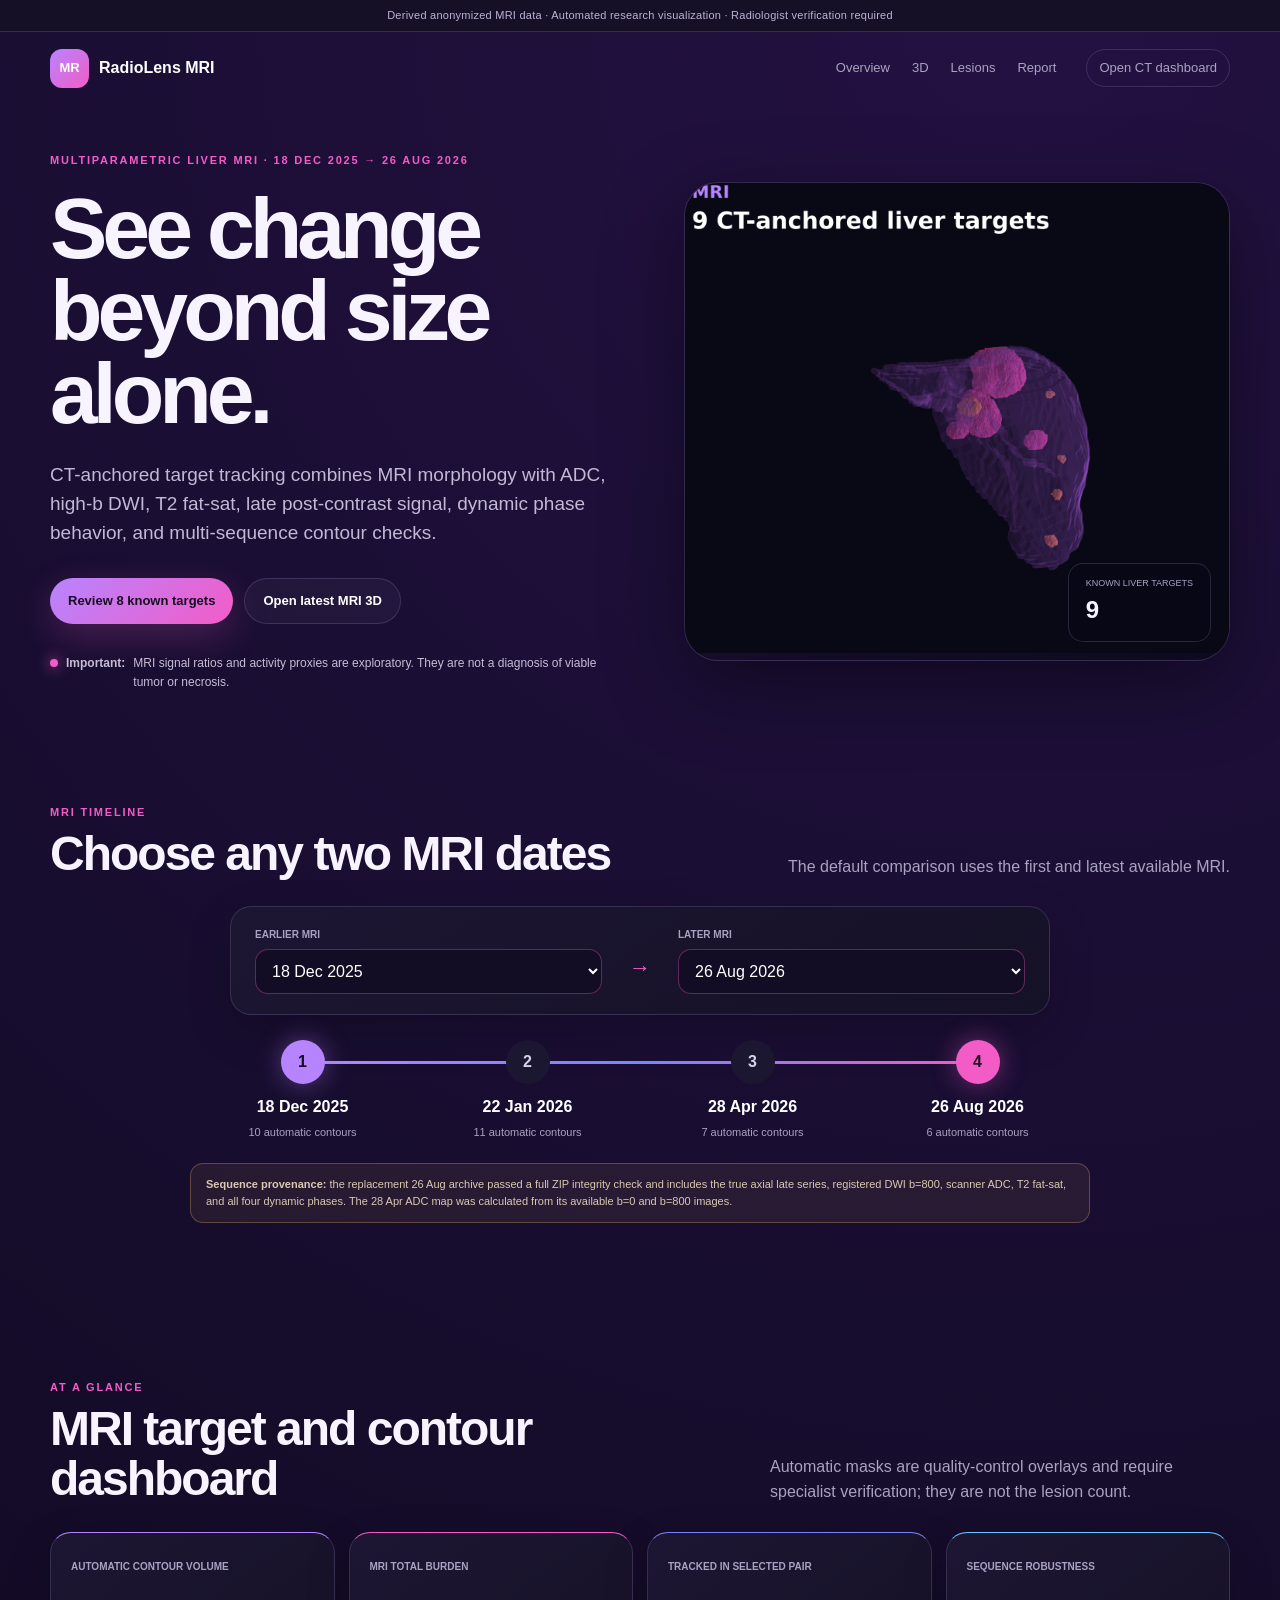
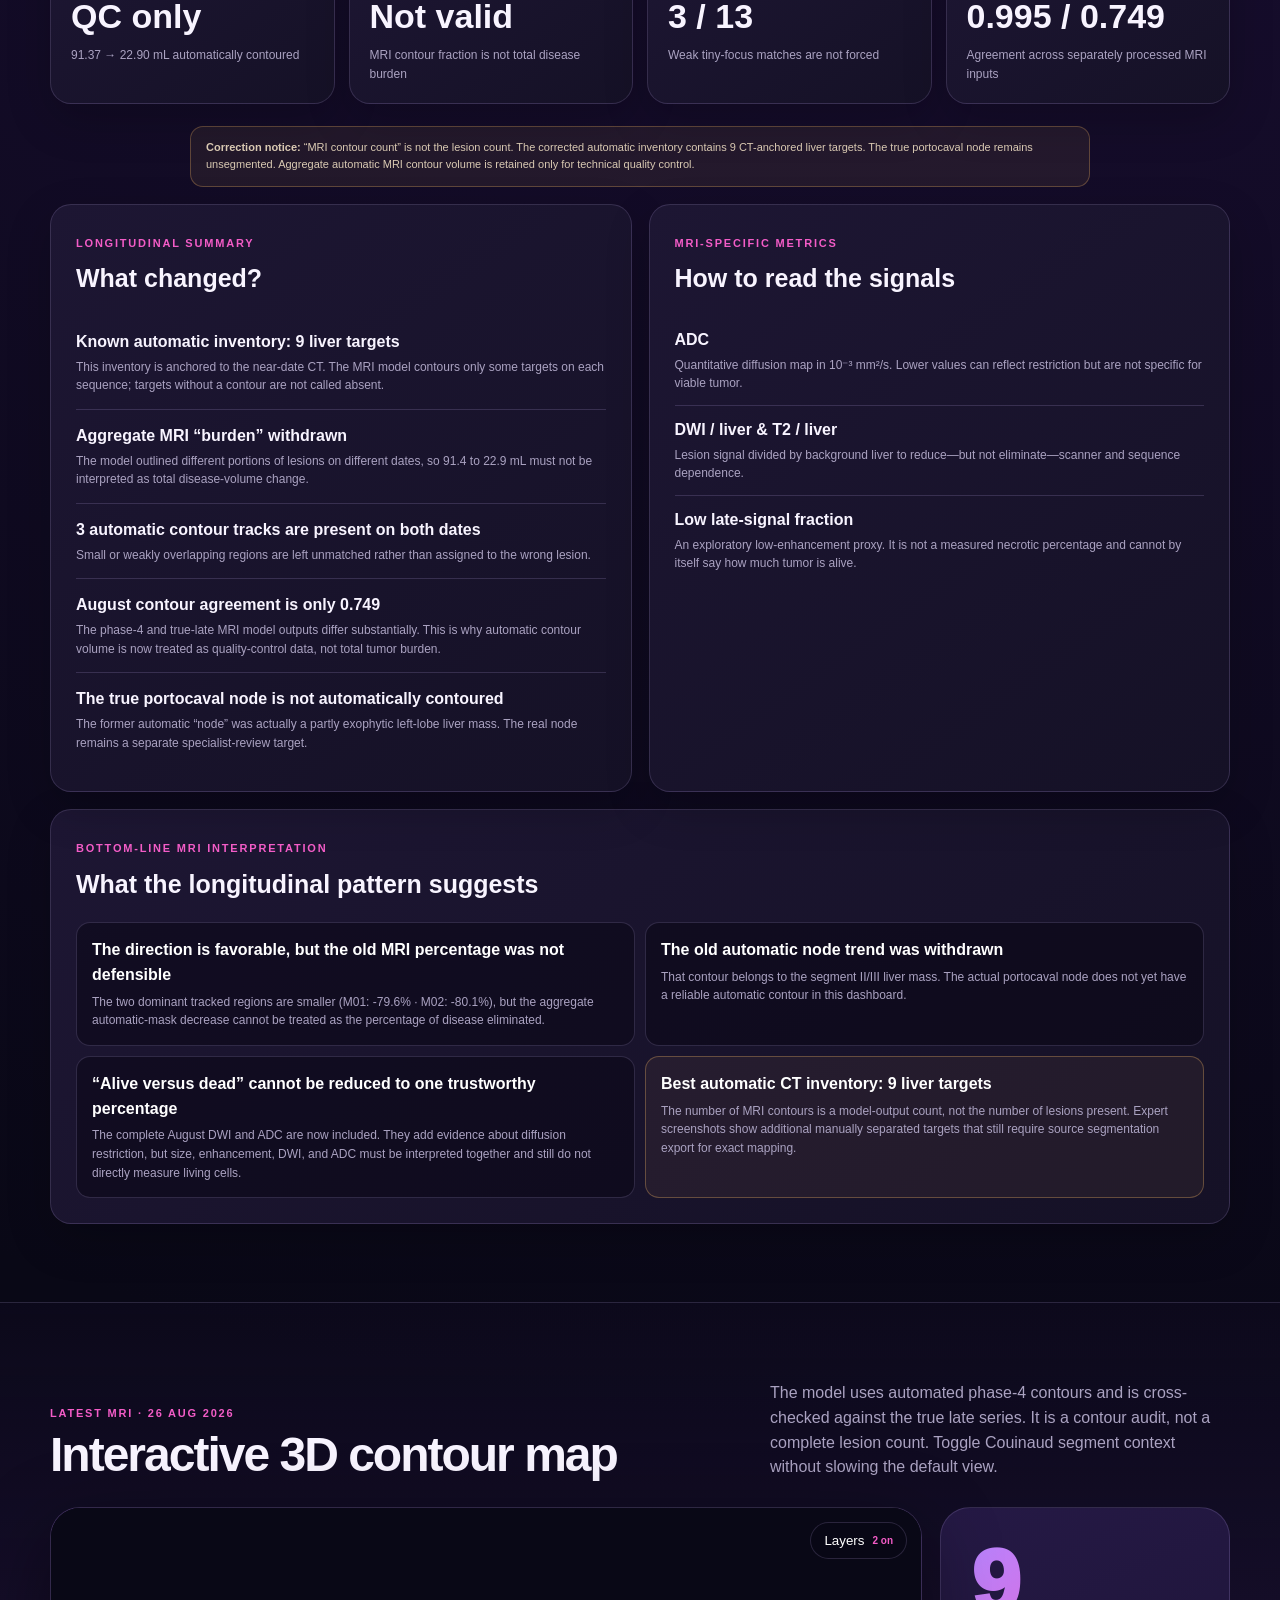
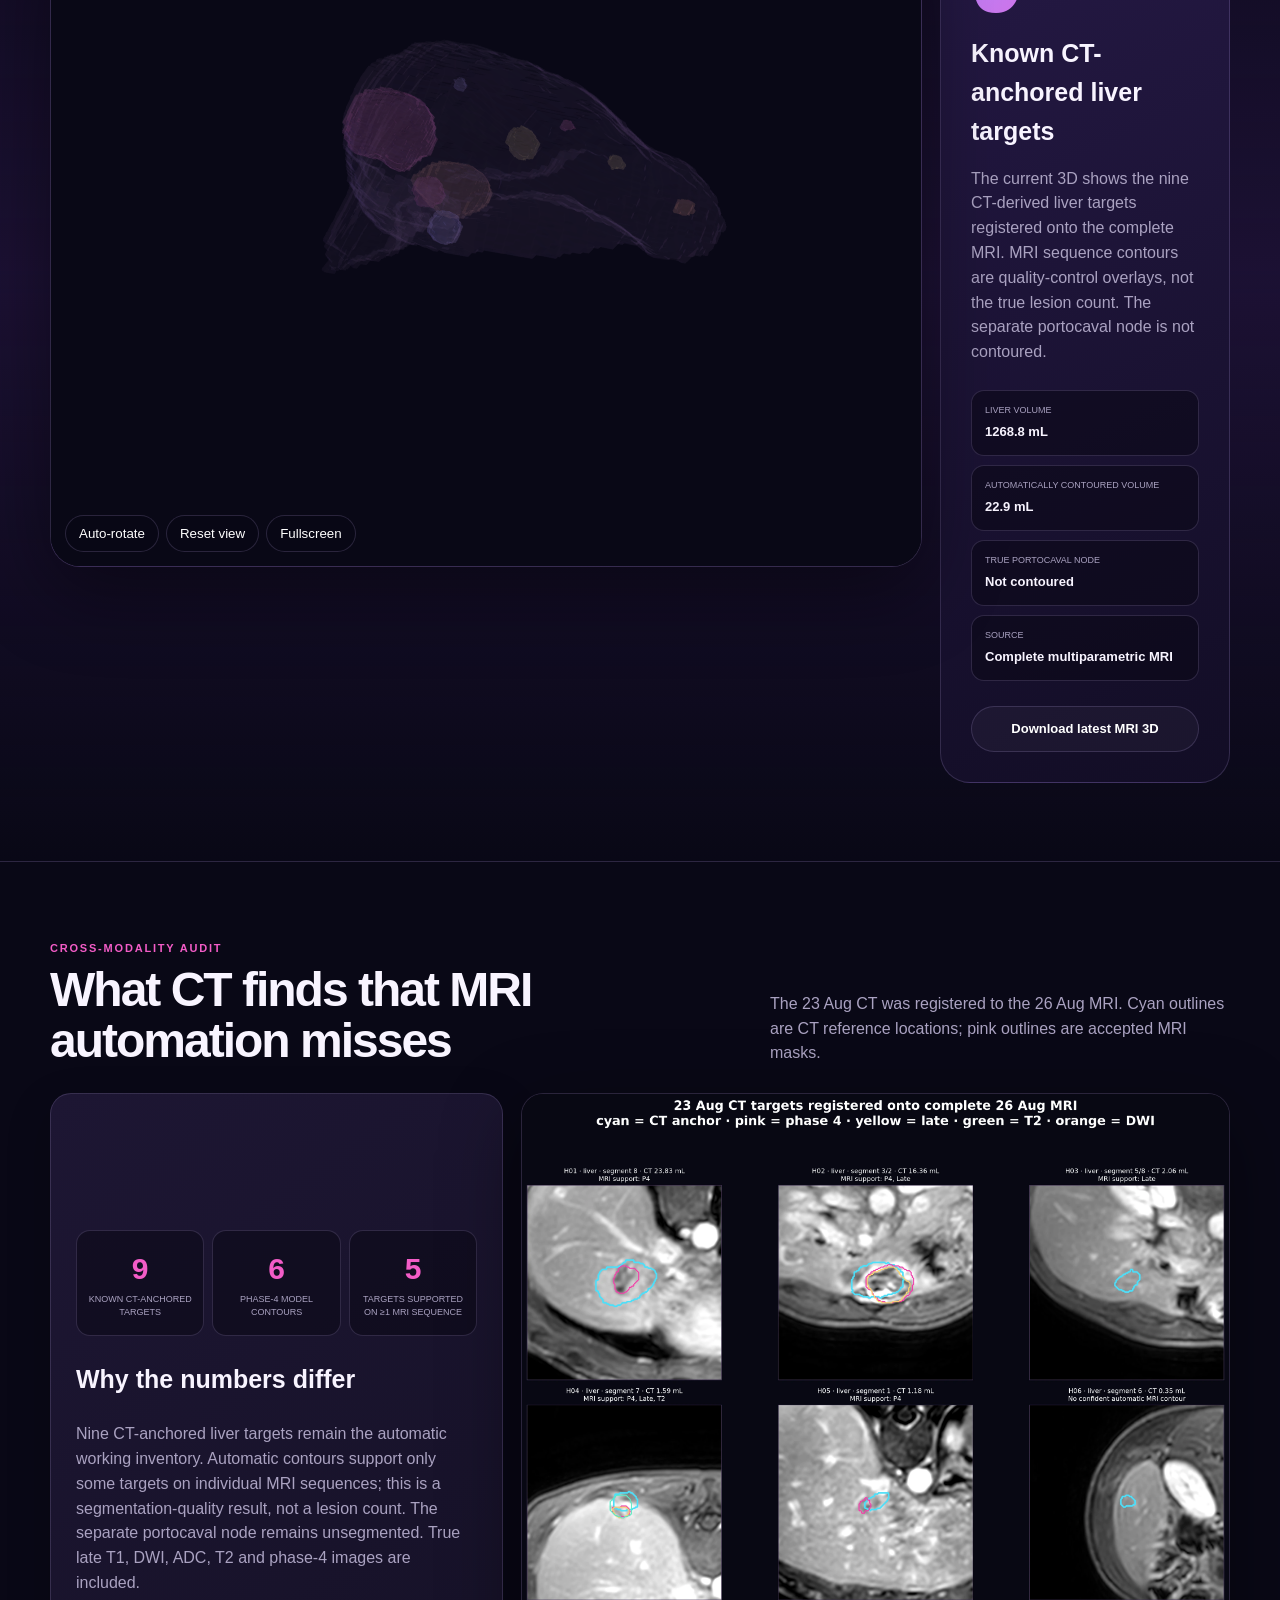
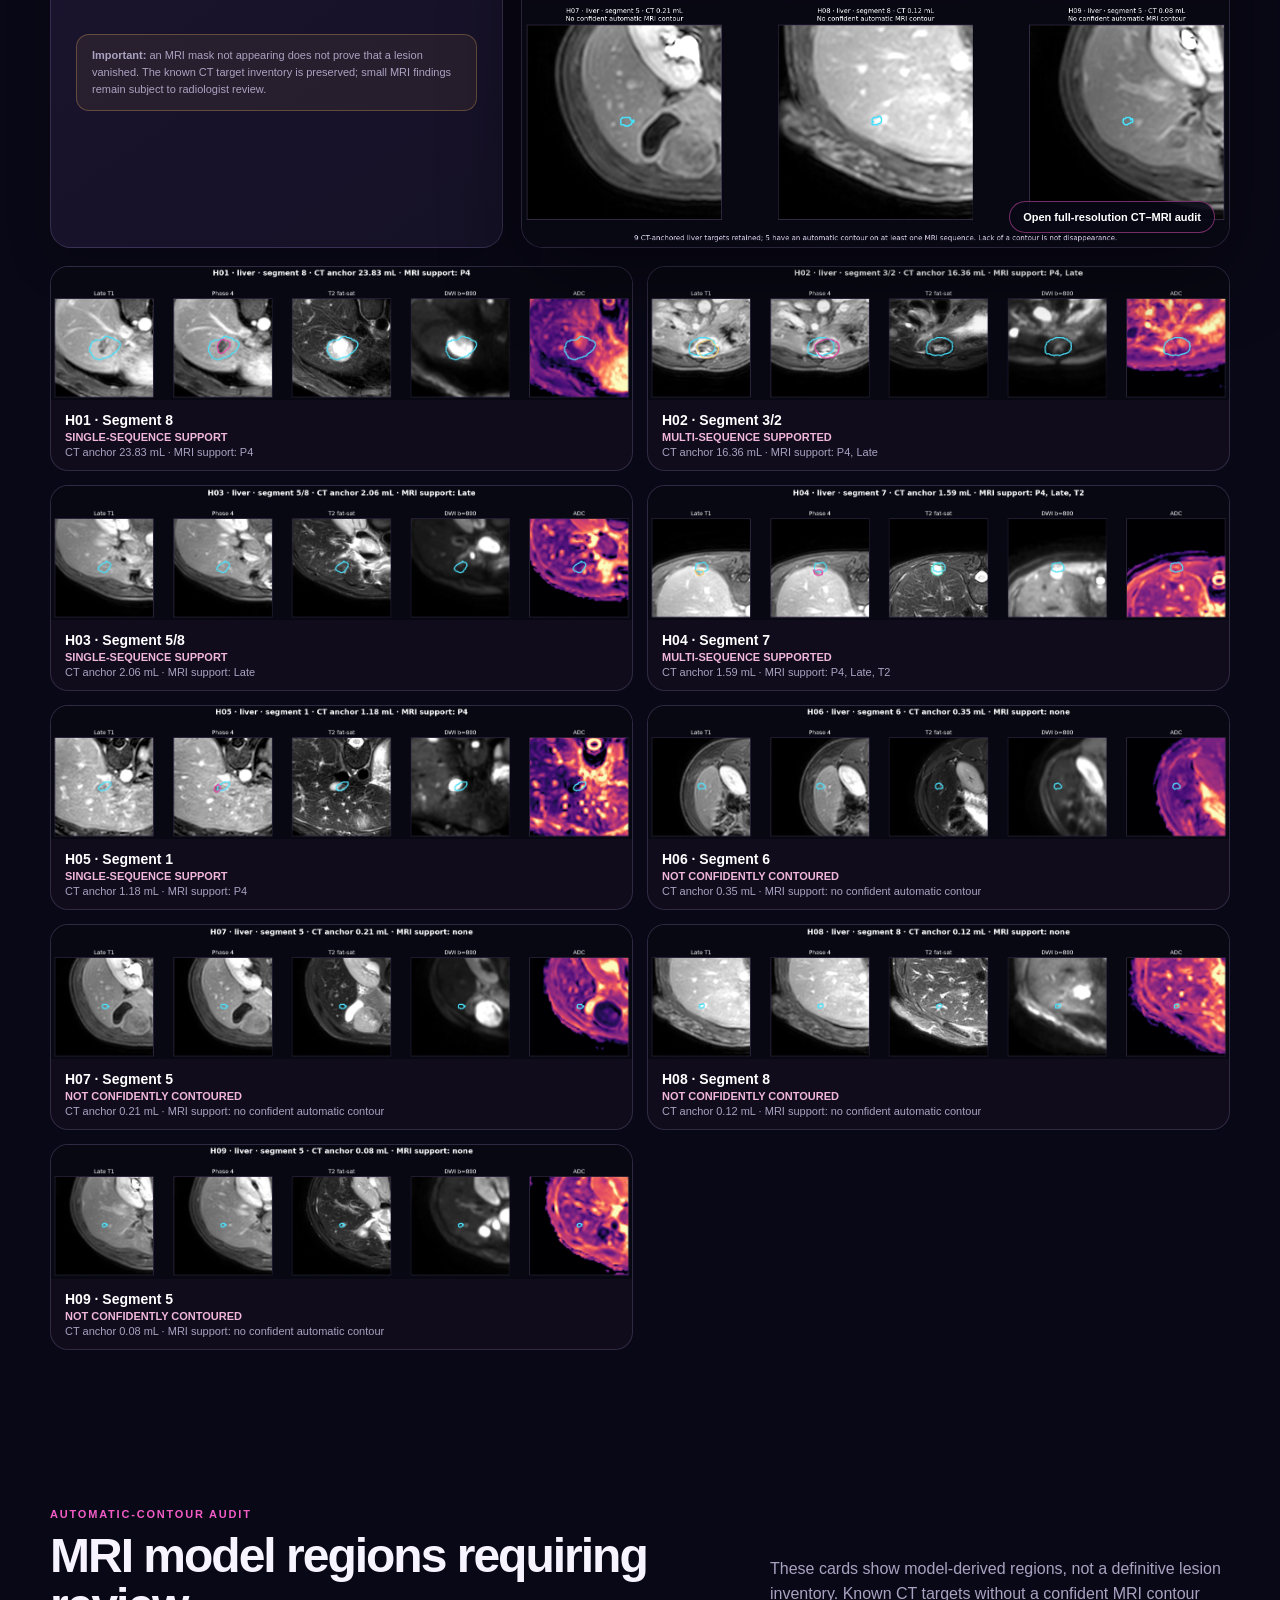
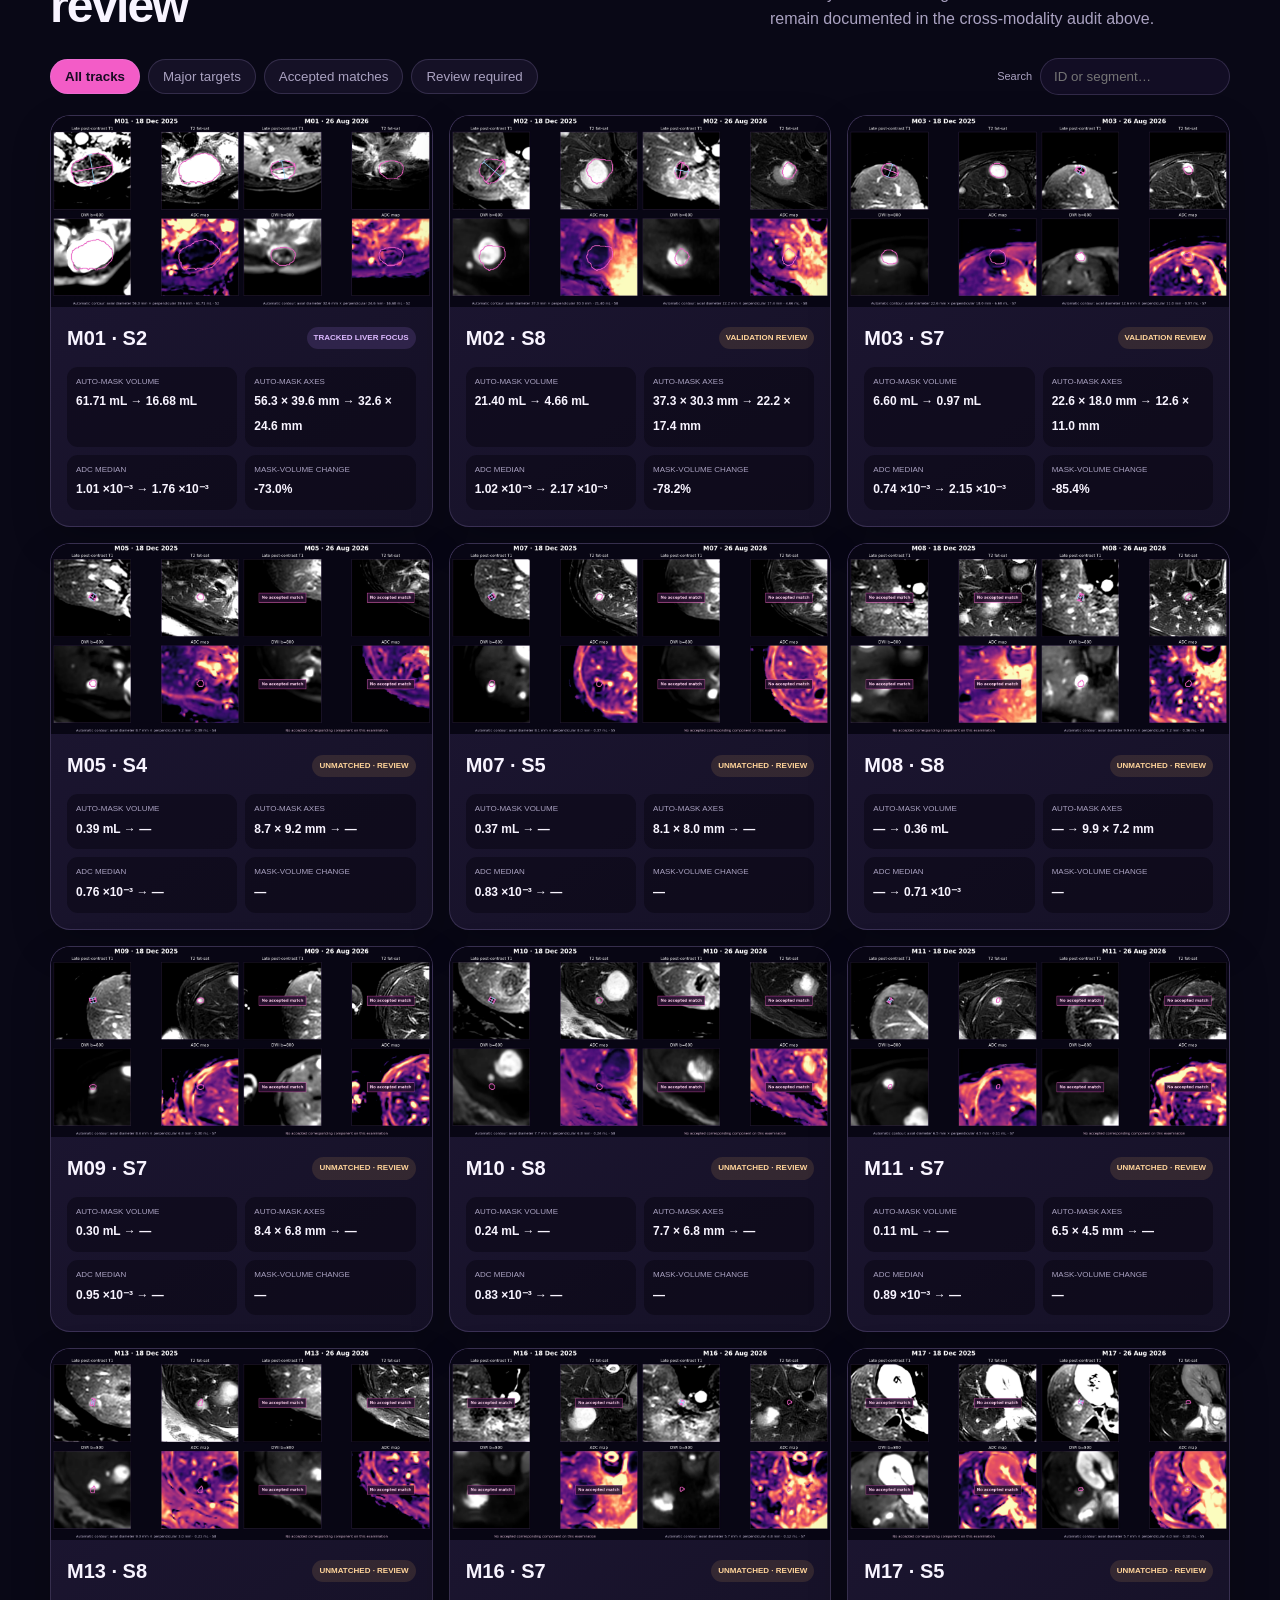
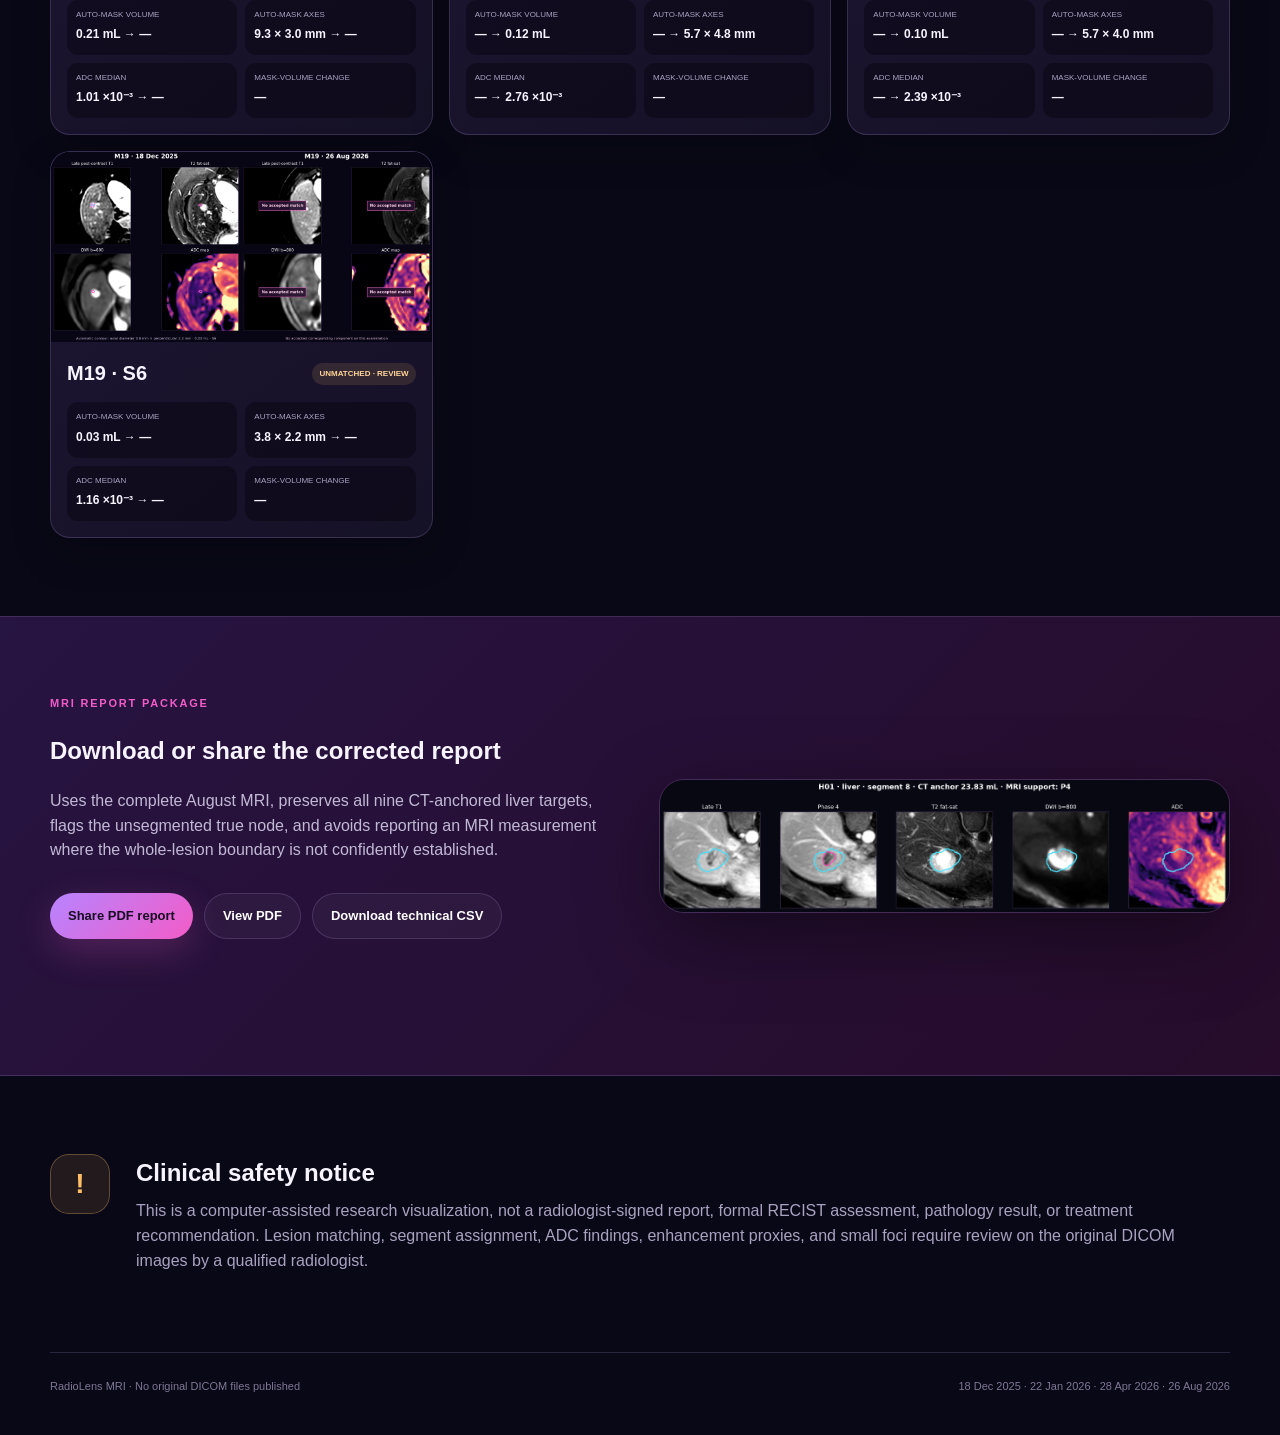
<file: mri/index.html>
<!doctype html>
<html lang="en">
<head>
  <meta charset="utf-8">
  <meta name="viewport" content="width=device-width,initial-scale=1,viewport-fit=cover">
  <meta name="theme-color" content="#0a0715">
  <meta name="description" content="Longitudinal liver MRI lesion visualization and comparison dashboard.">
  <title>RadioLens MRI · Noa</title>
  <link rel="stylesheet" href="styles.css?v=5">
  <script type="importmap">{"imports":{"three":"../vendor/three.module.js"}}</script>
  <script type="module" src="viewer.js?v=5"></script>
  <script defer src="app.js?v=5"></script>
</head>
<body>
  <div class="privacy-strip">Derived anonymized MRI data · Automated research visualization · Radiologist verification required</div>
  <header class="nav shell">
    <a class="brand" href="#top"><span class="brand-mark">MR</span><span>RadioLens MRI</span></a>
    <nav><a href="#overview">Overview</a><a href="#model">3D</a><a href="#lesions">Lesions</a><a href="#report">Report</a></nav>
    <a class="mode-link" href="../">Open CT dashboard</a>
  </header>

  <main id="top">
    <section class="hero shell">
      <div class="hero-copy">
        <div class="eyebrow">Multiparametric liver MRI · 18 Dec 2025 → 26 Aug 2026</div>
        <h1>See change beyond size alone.</h1>
        <p class="lede">CT-anchored target tracking combines MRI morphology with ADC, high-b DWI, T2 fat-sat, late post-contrast signal, dynamic phase behavior, and multi-sequence contour checks.</p>
        <div class="hero-actions"><a class="button primary" href="#crosscheck">Review 8 known targets</a><a class="button ghost" href="#model">Open latest MRI 3D</a></div>
        <div class="hero-note"><span class="pulse"></span><b>Important:</b> MRI signal ratios and activity proxies are exploratory. They are not a diagnosis of viable tumor or necrosis.</div>
      </div>
      <div class="hero-visual glass"><img src="assets/mri-hero.png" alt="Latest MRI-derived 3D liver and automatic contour map"><div class="floating-stat"><span>Known liver targets</span><strong id="heroBurden">—</strong></div></div>
    </section>

    <section class="section shell timeline-section">
      <div class="section-heading"><div><div class="eyebrow">MRI timeline</div><h2>Choose any two MRI dates</h2></div><p>The default comparison uses the first and latest available MRI.</p></div>
      <div class="timeline-picker panel"><label><span>Earlier MRI</span><select id="fromStudy"></select></label><div>→</div><label><span>Later MRI</span><select id="toStudy"></select></label></div>
      <div class="timeline-track" id="timelineTrack"></div>
      <div class="data-warning"><b>Sequence provenance:</b> the replacement 26 Aug archive passed a full ZIP integrity check and includes the true axial late series, registered DWI b=800, scanner ADC, T2 fat-sat, and all four dynamic phases. The 28 Apr ADC map was calculated from its available b=0 and b=800 images.</div>
    </section>

    <section id="overview" class="section shell">
      <div class="section-heading"><div><div class="eyebrow">At a glance</div><h2>MRI target and contour dashboard</h2></div><p>Automatic masks are quality-control overlays and require specialist verification; they are not the lesion count.</p></div>
      <div class="stat-grid">
        <article class="stat-card violet"><span>Automatic contour volume</span><strong id="volumeDelta">—</strong><p id="volumeValues">—</p></article>
        <article class="stat-card pink"><span>MRI total burden</span><strong id="burdenDelta">—</strong><p id="burdenValues">—</p></article>
        <article class="stat-card indigo"><span>Tracked in selected pair</span><strong id="matchCount">—</strong><p>Weak tiny-focus matches are not forced</p></article>
        <article class="stat-card blue"><span>Sequence robustness</span><strong id="repeatDice">—</strong><p>Agreement across separately processed MRI inputs</p></article>
      </div>
      <div class="data-warning"><b>Correction notice:</b> “MRI contour count” is not the lesion count. The corrected automatic inventory contains 9 CT-anchored liver targets. The true portocaval node remains unsegmented. Aggregate automatic MRI contour volume is retained only for technical quality control.</div>
      <div class="overview-grid">
        <article class="panel"><span class="kicker">Longitudinal summary</span><h3>What changed?</h3><ul class="findings" id="findings"></ul></article>
        <article class="panel metric-guide"><span class="kicker">MRI-specific metrics</span><h3>How to read the signals</h3>
          <div><b>ADC</b><p>Quantitative diffusion map in 10⁻³ mm²/s. Lower values can reflect restriction but are not specific for viable tumor.</p></div>
          <div><b>DWI / liver & T2 / liver</b><p>Lesion signal divided by background liver to reduce—but not eliminate—scanner and sequence dependence.</p></div>
          <div><b>Low late-signal fraction</b><p>An exploratory low-enhancement proxy. It is not a measured necrotic percentage and cannot by itself say how much tumor is alive.</p></div>
        </article>
      </div>
      <article class="panel interpretation-panel">
        <span class="kicker">Bottom-line MRI interpretation</span>
        <h3>What the longitudinal pattern suggests</h3>
        <div class="interpretation-grid" id="clinicalInterpretation"></div>
      </article>
    </section>

    <section id="model" class="section model-section">
      <div class="shell">
        <div class="section-heading"><div><div class="eyebrow">Latest MRI · 26 Aug 2026</div><h2>Interactive 3D contour map</h2></div><p>The model uses automated phase-4 contours and is cross-checked against the true late series. It is a contour audit, not a complete lesion count. Toggle Couinaud segment context without slowing the default view.</p></div>
        <div class="model-layout">
          <div class="model-shell glass" id="modelShell">
            <div id="threeViewer" class="three-viewer" aria-label="Interactive MRI-derived liver and lesion model"><div class="model-loading" id="modelLoading"><img src="assets/mri-hero.png" alt=""><span>Loading MRI 3D model…</span></div></div>
            <div class="anatomy-toolbar" id="anatomyToolbar">
              <button class="layer-panel-toggle" id="layerPanelToggle" type="button" aria-expanded="false"><span>Layers</span><b id="visibleLayerCount">2 on</b></button>
              <div class="layer-panel"><strong>Anatomy layers</strong><p>Latest MRI reconstruction</p>
                <button class="layer-toggle active" data-layer="liver"><i style="--swatch:#a855f7"></i>Liver shell</button>
                <button class="layer-toggle active" data-layer="lesions"><i style="--swatch:#f448b3"></i>9 CT-anchored liver targets</button>
                <button class="layer-toggle" data-layer="segments"><i style="--swatch:#6d78ff"></i>Couinaud segments</button>
              </div>
            </div>
            <div class="model-controls"><button id="rotateToggle">Auto-rotate</button><button id="resetCamera">Reset view</button><button id="fullscreenModel">Fullscreen</button></div>
          </div>
          <aside class="model-info"><div class="model-number" id="latestCount">—</div><h3>Known CT-anchored liver targets</h3><p>The current 3D shows the nine CT-derived liver targets registered onto the complete MRI. MRI sequence contours are quality-control overlays, not the true lesion count. The separate portocaval node is not contoured.</p><div class="mini-metrics"><div><span>Liver volume</span><b id="latestLiver">—</b></div><div><span>Automatically contoured volume</span><b id="latestTumor">—</b></div><div><span>True portocaval node</span><b id="latestNode">—</b></div><div><span>Source</span><b>Complete multiparametric MRI</b></div></div><a class="button ghost wide" href="assets/mri_liver_core.glb" download>Download latest MRI 3D</a></aside>
        </div>
      </div>
    </section>

    <section id="crosscheck" class="section shell">
      <div class="section-heading"><div><div class="eyebrow">Cross-modality audit</div><h2>What CT finds that MRI automation misses</h2></div><p>The 23 Aug CT was registered to the 26 Aug MRI. Cyan outlines are CT reference locations; pink outlines are accepted MRI masks.</p></div>
      <div class="crosscheck-grid">
        <article class="panel crosscheck-copy"><div class="crosscheck-stats"><div><strong id="ctLiverCount">—</strong><span>Known CT-anchored targets</span></div><div><strong id="mriLiverCount">—</strong><span>Phase-4 model contours</span></div><div><strong id="confirmedCrossMatches">—</strong><span>Targets supported on ≥1 MRI sequence</span></div></div><h3>Why the numbers differ</h3><p id="crosscheckNote">Loading the multi-sequence CT–MRI audit…</p><p class="data-warning"><b>Important:</b> an MRI mask not appearing does not prove that a lesion vanished. The known CT target inventory is preserved; small MRI findings remain subject to radiologist review.</p></article>
        <button class="crosscheck-image" id="openCrosscheck" type="button"><img src="assets/ct-mri-crosscheck.webp?v=5" alt="Latest CT lesion locations registered onto complete latest MRI"><span>Open full-resolution CT–MRI audit</span></button>
      </div>
      <div class="target-grid" id="ctTargetGrid"></div>
    </section>

    <section id="lesions" class="section shell">
      <div class="section-heading"><div><div class="eyebrow">Automatic-contour audit</div><h2>MRI model regions requiring review</h2></div><p>These cards show model-derived regions, not a definitive lesion inventory. Known CT targets without a confident MRI contour remain documented in the cross-modality audit above.</p></div>
      <div class="filters"><button class="filter active" data-filter="all">All tracks</button><button class="filter" data-filter="major">Major targets</button><button class="filter" data-filter="matched">Accepted matches</button><button class="filter" data-filter="review">Review required</button><label class="search"><span>Search</span><input id="search" type="search" placeholder="ID or segment…"></label></div>
      <div class="lesion-grid" id="lesionGrid"></div>
    </section>

    <section id="report" class="section report-section">
      <div class="shell report-grid"><div><div class="eyebrow">MRI report package</div><h2>Download or share the corrected report</h2><p class="lede small">Uses the complete August MRI, preserves all nine CT-anchored liver targets, flags the unsegmented true node, and avoids reporting an MRI measurement where the whole-lesion boundary is not confidently established.</p><div class="hero-actions"><button class="button primary" id="sharePdf">Share PDF report</button><a class="button ghost" href="assets/Noa_Liver_MRI_Comparison.pdf?v=5" target="_blank" rel="noopener">View PDF</a><a class="button ghost" href="assets/lesion_metrics.csv?v=5" download>Download technical CSV</a></div><p class="share-status" id="shareStatus"></p></div><div class="report-preview"><img src="assets/targets/H01_2026-08-26.webp?v=5" alt="Dominant liver target across complete August MRI sequences"></div></div>
    </section>

    <section class="section shell safety"><div class="safety-icon">!</div><div><h2>Clinical safety notice</h2><p>This is a computer-assisted research visualization, not a radiologist-signed report, formal RECIST assessment, pathology result, or treatment recommendation. Lesion matching, segment assignment, ADC findings, enhancement proxies, and small foci require review on the original DICOM images by a qualified radiologist.</p></div></section>
  </main>
  <footer class="site-footer shell"><span>RadioLens MRI · No original DICOM files published</span><span>18 Dec 2025 · 22 Jan 2026 · 28 Apr 2026 · 26 Aug 2026</span></footer>
  <dialog id="lesionDialog" class="lesion-dialog"><button class="dialog-close" aria-label="Close">×</button><div id="dialogContent"></div></dialog>
</body>
</html>
</file>
<file: styles.css>
:root {
  color-scheme: dark;
  --bg:#06101c; --bg2:#091827; --panel:#0d2033; --panel2:#112a42;
  --text:#edf7ff; --muted:#9cb2c8; --line:rgba(125,211,252,.17);
  --teal:#5eead4; --cyan:#38bdf8; --purple:#8b5cf6; --amber:#fbbf24; --orange:#f97316; --red:#fb7185;
  --shadow:0 24px 70px rgba(0,0,0,.32); --radius:24px;
}
*{box-sizing:border-box} html{scroll-behavior:smooth} body{margin:0;background:radial-gradient(circle at 80% 5%,#12304a 0,#071321 30%,var(--bg) 63%);color:var(--text);font-family:Inter,ui-sans-serif,-apple-system,BlinkMacSystemFont,"Segoe UI",sans-serif;line-height:1.55} a{color:inherit;text-decoration:none} button,input{font:inherit}.shell{width:min(1180px,calc(100% - 40px));margin-inline:auto}.privacy-strip{padding:7px 16px;text-align:center;background:linear-gradient(90deg,#0f766e,#0369a1,#6d28d9);font-size:12px;font-weight:700;letter-spacing:.25px}.nav{height:78px;display:flex;align-items:center;gap:34px}.brand{display:flex;align-items:center;gap:11px;font-weight:850;letter-spacing:-.3px}.brand-mark{display:grid;place-items:center;width:38px;height:38px;border-radius:12px;background:linear-gradient(135deg,var(--teal),var(--purple));color:#06101c;font-size:13px;box-shadow:0 0 28px rgba(94,234,212,.18)}nav{display:flex;gap:25px;margin-left:auto;color:var(--muted);font-size:14px}nav a:hover{color:white}.button{display:inline-flex;align-items:center;justify-content:center;border:1px solid var(--line);border-radius:999px;padding:12px 20px;font-weight:800;font-size:14px;transition:.2s ease;cursor:pointer;background:none;color:white}.button:hover{transform:translateY(-2px);border-color:rgba(94,234,212,.55)}.button.small{padding:9px 15px;font-size:12px}.button.primary{background:linear-gradient(135deg,#0ea5e9,#14b8a6);border:0;color:#03111b;box-shadow:0 12px 35px rgba(20,184,166,.22)}.button.ghost{background:rgba(15,35,55,.68)}.button.wide{width:100%}.hero{min-height:650px;display:grid;grid-template-columns:.92fr 1.08fr;gap:40px;align-items:center;padding:60px 0 80px}.eyebrow{color:var(--teal);font-size:12px;letter-spacing:2px;text-transform:uppercase;font-weight:850;margin-bottom:16px}.hero h1{font-size:clamp(48px,6.2vw,82px);line-height:.98;letter-spacing:-4px;margin:0 0 26px;max-width:700px}.lede{color:#b6c8d9;font-size:19px;max-width:650px}.small-lede{font-size:17px}.hero-actions{display:flex;gap:12px;flex-wrap:wrap;margin-top:32px}.hero-note{margin-top:31px;color:var(--muted);font-size:14px;display:flex;align-items:center;gap:9px}.hero-note b{color:white}.pulse{width:9px;height:9px;border-radius:50%;background:var(--teal);box-shadow:0 0 0 7px rgba(94,234,212,.10)}.glass{background:linear-gradient(145deg,rgba(19,46,71,.8),rgba(7,18,31,.72));border:1px solid var(--line);box-shadow:var(--shadow);backdrop-filter:blur(14px)}.hero-visual{position:relative;border-radius:34px;overflow:hidden;min-height:510px;display:grid;place-items:center}.hero-visual:after{content:"";position:absolute;inset:0;background:radial-gradient(circle at 65% 30%,transparent 20%,rgba(3,9,16,.5) 80%);pointer-events:none}.hero-visual img{width:112%;height:520px;object-fit:cover}.floating-stat{position:absolute;z-index:2;right:22px;bottom:22px;padding:14px 18px;border-radius:16px;background:rgba(5,16,27,.8);border:1px solid rgba(94,234,212,.3);backdrop-filter:blur(12px)}.floating-stat span{display:block;color:var(--muted);font-size:11px;text-transform:uppercase}.floating-stat strong{display:block;color:var(--orange);font-size:28px}.section{padding:90px 0}.section-heading{display:flex;justify-content:space-between;align-items:end;gap:28px;margin-bottom:34px}.section-heading h2,.report-grid h2,.safety h2{font-size:clamp(32px,4vw,52px);line-height:1.06;letter-spacing:-2px;margin:0}.section-heading p{max-width:430px;color:var(--muted);margin:0}.stat-grid{display:grid;grid-template-columns:repeat(4,1fr);gap:14px;margin-bottom:24px}.stat-card{padding:23px;border-radius:20px;background:linear-gradient(145deg,var(--panel2),var(--panel));border:1px solid var(--line);box-shadow:var(--shadow);position:relative;overflow:hidden}.stat-card:before{content:"";position:absolute;inset:0 auto 0 0;width:4px;background:currentColor}.stat-card span{color:var(--muted);font-size:11px;text-transform:uppercase;font-weight:800}.stat-card strong{display:block;font-size:32px;line-height:1.1;margin:9px 0 5px}.stat-card p{margin:0;color:var(--muted);font-size:13px}.stat-card.cyan{color:var(--cyan)}.stat-card.teal{color:var(--teal)}.stat-card.amber{color:var(--amber)}.stat-card.purple{color:var(--purple)}.overview-grid{display:grid;grid-template-columns:1fr 1fr;gap:18px}.panel{border-radius:var(--radius);background:linear-gradient(145deg,rgba(17,42,66,.88),rgba(8,24,39,.92));border:1px solid var(--line);padding:26px;box-shadow:var(--shadow)}.panel-title .kicker{color:var(--cyan);font-size:11px;text-transform:uppercase;letter-spacing:1.5px;font-weight:850}.panel-title h3{font-size:24px;margin:4px 0 18px}.donut-row{display:flex;justify-content:space-around;gap:20px}.donut-card{text-align:center}.donut-card p{color:var(--muted);font-size:13px}.donut{--value:10;width:158px;aspect-ratio:1;border-radius:50%;display:grid;place-items:center;background:conic-gradient(var(--cyan) calc(var(--value)*1%),#20384c 0);position:relative;box-shadow:0 0 40px rgba(56,189,248,.11)}.donut.follow{background:conic-gradient(var(--teal) calc(var(--value)*1%),#20384c 0)}.donut:after{content:"";position:absolute;inset:15px;border-radius:50%;background:#0b1b2b}.donut>div{position:relative;z-index:1;display:flex;flex-direction:column}.donut strong{font-size:28px}.donut span{color:var(--muted);font-size:11px;text-transform:uppercase}.delta-line{display:flex;gap:16px;justify-content:space-between;margin-top:18px;border-top:1px solid var(--line);padding-top:16px;font-size:13px}.delta-line span{color:var(--muted)}.findings{list-style:none;margin:0;padding:0}.findings li{display:flex;gap:14px;padding:15px 0;border-bottom:1px solid var(--line)}.findings li:last-child{border:0}.findings li>span{width:36px;height:36px;border-radius:50%;display:grid;place-items:center;background:rgba(20,184,166,.14);color:var(--teal);font-weight:850;flex:none}.findings li.warning-item>span{background:rgba(245,158,11,.14);color:var(--amber)}.findings b{font-size:15px}.findings p{margin:3px 0 0;color:var(--muted);font-size:13px}.model-section{background:linear-gradient(180deg,rgba(10,26,42,.2),rgba(15,37,57,.65),rgba(7,17,31,.1));border-block:1px solid rgba(125,211,252,.08)}.model-layout{display:grid;grid-template-columns:minmax(0,1fr) 290px;gap:18px}.model-shell{min-height:660px;border-radius:30px;overflow:hidden;position:relative}.model-shell model-viewer{width:100%;height:660px;background:radial-gradient(circle at 50% 45%,#16334c,#07111e 70%)}.model-loading{height:100%;display:grid;place-items:center;position:relative}.model-loading img{width:100%;height:100%;object-fit:cover}.model-loading span{position:absolute;bottom:25px;padding:9px 14px;border-radius:999px;background:rgba(0,0,0,.65);font-size:12px}.model-controls{position:absolute;left:16px;bottom:16px;display:flex;gap:8px;flex-wrap:wrap}.model-controls button{color:white;background:rgba(5,15,25,.78);border:1px solid var(--line);padding:10px 13px;border-radius:999px;cursor:pointer}.model-info{padding:32px;border-radius:30px;background:linear-gradient(160deg,#122d47,#0a1c2d);border:1px solid var(--line);box-shadow:var(--shadow);align-self:stretch}.model-number{font-size:92px;line-height:1;font-weight:900;letter-spacing:-6px;background:linear-gradient(135deg,var(--teal),var(--purple));-webkit-background-clip:text;background-clip:text;color:transparent}.model-info h3{font-size:27px;margin:5px 0 12px}.model-info>p{color:var(--muted)}.mini-metrics{display:grid;gap:10px;margin:28px 0}.mini-metrics div{padding:14px;border-radius:15px;background:rgba(4,15,25,.55);border:1px solid var(--line)}.mini-metrics span{display:block;color:var(--muted);font-size:10px;text-transform:uppercase}.mini-metrics b{display:block;margin-top:4px}.chart-panel{overflow:auto}.volume-chart{min-width:820px;display:grid;gap:10px}.chart-row{display:grid;grid-template-columns:52px 1fr 110px;gap:12px;align-items:center}.chart-label{font-weight:800}.bars{display:grid;gap:5px}.bar{height:13px;border-radius:999px;min-width:3px}.bar.dec{background:linear-gradient(90deg,#2563eb,#38bdf8)}.bar.jan{background:linear-gradient(90deg,#0f766e,#5eead4)}.chart-values{font-size:11px;color:var(--muted);white-space:nowrap}.chart-legend{display:flex;gap:18px;justify-content:flex-end;color:var(--muted);font-size:12px;margin-bottom:12px}.chart-legend i{display:inline-block;width:18px;height:5px;border-radius:3px;margin-right:6px}.filters{display:flex;gap:9px;align-items:center;flex-wrap:wrap;margin-bottom:22px}.filter{padding:10px 15px;border-radius:999px;color:var(--muted);background:rgba(15,35,55,.7);border:1px solid var(--line);cursor:pointer}.filter.active{color:#05131c;background:var(--teal);border-color:var(--teal);font-weight:850}.search{margin-left:auto;display:flex;align-items:center;gap:9px;color:var(--muted);font-size:12px}.search input{width:190px;border-radius:999px;border:1px solid var(--line);background:#0b1c2d;color:white;padding:10px 14px;outline:none}.lesion-grid{display:grid;grid-template-columns:repeat(3,1fr);gap:16px}.lesion-card{border:1px solid var(--line);border-radius:21px;overflow:hidden;background:linear-gradient(145deg,var(--panel2),var(--panel));box-shadow:0 14px 35px rgba(0,0,0,.2);cursor:pointer;transition:.2s ease}.lesion-card:hover{transform:translateY(-5px);border-color:rgba(94,234,212,.42)}.lesion-card img{width:100%;aspect-ratio:2/1;object-fit:cover;background:black}.lesion-body{padding:17px}.lesion-top{display:flex;justify-content:space-between;gap:10px;align-items:center}.lesion-top h3{font-size:20px;margin:0}.status{font-size:9px;text-transform:uppercase;font-weight:850;padding:5px 8px;border-radius:999px}.status.stable{color:var(--teal);background:rgba(20,184,166,.14)}.status.caution{color:var(--amber);background:rgba(245,158,11,.14)}.status.unreliable{color:var(--red);background:rgba(244,63,94,.14)}.lesion-metrics{display:grid;grid-template-columns:1fr 1fr;gap:9px;margin-top:15px}.lesion-metrics div{padding:10px;background:rgba(4,14,24,.5);border-radius:12px}.lesion-metrics span{display:block;color:var(--muted);font-size:9px;text-transform:uppercase}.lesion-metrics b{font-size:13px}.report-section{background:linear-gradient(135deg,rgba(14,116,144,.22),rgba(91,33,182,.18));border-block:1px solid var(--line)}.report-grid{display:grid;grid-template-columns:1fr 1fr;align-items:center;gap:40px}.report-preview{border-radius:28px;overflow:hidden;border:1px solid var(--line);background:#050b12;box-shadow:var(--shadow)}.report-preview img{display:block;width:100%}.safety{display:grid;grid-template-columns:70px 1fr;gap:20px;align-items:start;padding-block:65px}.safety-icon{width:64px;height:64px;display:grid;place-items:center;border-radius:20px;color:var(--amber);background:rgba(245,158,11,.13);border:1px solid rgba(251,191,36,.4);font-size:30px;font-weight:900}.safety h2{font-size:30px;margin-bottom:10px}.safety p{color:var(--muted);max-width:900px;margin:0}.site-footer{padding:25px 0 40px;border-top:1px solid var(--line);display:flex;justify-content:space-between;color:#7890a7;font-size:12px}.lesion-dialog{width:min(1100px,calc(100% - 24px));max-height:92vh;border:1px solid var(--line);border-radius:25px;padding:0;background:#071321;color:white;box-shadow:0 40px 120px #000;overflow:auto}.lesion-dialog::backdrop{background:rgba(0,4,10,.84);backdrop-filter:blur(6px)}.dialog-close{position:sticky;float:right;top:14px;right:14px;z-index:5;width:40px;height:40px;border-radius:50%;border:1px solid var(--line);background:#122a41;color:white;font-size:25px;cursor:pointer}.dialog-inner{padding:28px}.dialog-inner img{width:100%;border-radius:17px;background:#000}.dialog-header{display:flex;justify-content:space-between;gap:20px;align-items:center;margin-bottom:18px}.dialog-header h2{margin:0;font-size:32px}.dialog-stats{display:grid;grid-template-columns:repeat(4,1fr);gap:10px;margin:16px 0}.dialog-stats div{padding:14px;border-radius:14px;background:var(--panel);border:1px solid var(--line)}.dialog-stats span{display:block;color:var(--muted);font-size:10px;text-transform:uppercase}.dialog-stats b{display:block;margin-top:5px}.dialog-note{padding:15px;border-radius:14px;background:rgba(245,158,11,.10);border:1px solid rgba(251,191,36,.3);color:#f5dfbd}
@media(max-width:900px){.shell{width:min(100% - 24px,720px)}.nav{height:64px}.nav nav{display:none}.nav .button{margin-left:auto}.hero{grid-template-columns:1fr;padding:42px 0 65px}.hero h1{letter-spacing:-2.5px}.hero-visual{min-height:390px}.hero-visual img{height:400px}.section{padding:62px 0}.section-heading{align-items:start;flex-direction:column}.stat-grid{grid-template-columns:1fr 1fr}.overview-grid,.model-layout,.report-grid{grid-template-columns:1fr}.model-shell,.model-shell model-viewer{min-height:540px;height:66vh}.model-info{order:-1}.lesion-grid{grid-template-columns:1fr 1fr}.dialog-stats{grid-template-columns:1fr 1fr}}
@media(max-width:580px){.privacy-strip{font-size:10px}.brand span:last-child{display:none}.hero{min-height:auto}.hero h1{font-size:49px}.lede{font-size:16px}.hero-visual{min-height:320px}.hero-visual img{height:330px}.stat-grid,.lesion-grid{grid-template-columns:1fr}.overview-grid{grid-template-columns:1fr}.donut-row{gap:8px}.donut{width:125px}.delta-line{flex-direction:column;gap:5px}.model-shell,.model-shell model-viewer{height:62vh;min-height:440px}.filters{position:sticky;top:0;z-index:5;padding:10px 0;background:rgba(6,16,28,.92);backdrop-filter:blur(12px)}.filter{font-size:12px;padding:8px 10px}.search{width:100%;margin-left:0}.search input{flex:1}.dialog-inner{padding:18px 12px}.dialog-header{align-items:flex-start;flex-direction:column}.dialog-stats{grid-template-columns:1fr}.site-footer{flex-direction:column;gap:7px}.report-preview{order:-1}}
@media(prefers-reduced-motion:reduce){html{scroll-behavior:auto}.lesion-card,.button{transition:none}}
.donut{background:conic-gradient(var(--cyan) var(--value),#20384c 0)}
.donut.follow{background:conic-gradient(var(--teal) var(--value),#20384c 0)}
.three-viewer{width:100%;height:660px;position:relative;overflow:hidden;background:radial-gradient(circle at 50% 45%,#16334c,#07111e 70%);touch-action:none}.three-viewer canvas{display:block;width:100%;height:100%;outline:none}.layer-heading{margin-top:24px;color:var(--cyan);font-size:11px;text-transform:uppercase;letter-spacing:1.3px;font-weight:850}.layer-controls{display:grid;grid-template-columns:1fr 1fr;gap:7px;margin:10px 0 13px}.layer-toggle,.preset-controls button{border:1px solid var(--line);background:rgba(4,15,25,.62);color:var(--muted);border-radius:11px;padding:8px 9px;font-size:10px;text-align:left;cursor:pointer}.layer-toggle{display:flex;align-items:center;gap:7px}.layer-toggle i{width:9px;height:9px;border-radius:50%;background:var(--swatch);box-shadow:0 0 10px var(--swatch)}.layer-toggle.active{color:white;border-color:rgba(94,234,212,.48);background:rgba(15,67,78,.42)}.preset-controls{display:grid;grid-template-columns:repeat(3,1fr);gap:6px;margin-bottom:14px}.preset-controls button{text-align:center;padding:8px 4px;color:#d9ecfb}.proximity{margin:14px 0;padding:15px;border-radius:14px;background:rgba(14,165,233,.09);border:1px solid rgba(56,189,248,.28)}.proximity h3{margin:0 0 10px;font-size:15px}.proximity-grid{display:grid;grid-template-columns:repeat(3,1fr);gap:8px}.proximity-grid div{padding:10px;border-radius:11px;background:rgba(4,14,24,.6)}.proximity-grid span{display:block;color:var(--muted);font-size:9px;text-transform:capitalize}.proximity-grid b{display:block;margin-top:3px}.proximity small{display:block;color:var(--amber);margin-top:10px}
#modelShell:fullscreen,#modelShell:-webkit-full-screen{width:100vw;height:100vh;min-height:100vh;border-radius:0;background:#07111e}#modelShell:fullscreen .three-viewer,#modelShell:-webkit-full-screen .three-viewer{width:100vw;height:100vh;min-height:100vh}#modelShell:fullscreen .three-viewer canvas,#modelShell:-webkit-full-screen .three-viewer canvas{width:100%!important;height:100%!important}
.model-controls{z-index:4}.anatomy-toolbar{position:absolute;z-index:6;top:16px;right:16px;width:min(330px,calc(100% - 32px));pointer-events:none}.layer-panel-toggle{pointer-events:auto;margin-left:auto;display:flex;align-items:center;gap:10px;border:1px solid rgba(94,234,212,.55);border-radius:999px;padding:11px 15px;background:rgba(4,16,27,.91);color:white;box-shadow:0 12px 36px rgba(0,0,0,.32);backdrop-filter:blur(14px);cursor:pointer;font-weight:850}.layer-panel-toggle:before{content:"";width:9px;height:9px;border-radius:50%;background:var(--teal);box-shadow:0 0 12px var(--teal)}.layer-panel-toggle b{padding:2px 7px;border-radius:999px;background:rgba(94,234,212,.13);color:var(--teal);font-size:10px}.layer-panel{display:none;pointer-events:auto;margin-top:9px;padding:15px;border:1px solid rgba(125,211,252,.27);border-radius:18px;background:rgba(5,18,31,.94);box-shadow:0 24px 65px rgba(0,0,0,.5);backdrop-filter:blur(18px)}.anatomy-toolbar.open .layer-panel{display:block}.layer-panel-title{display:flex;justify-content:space-between;align-items:baseline;gap:12px}.layer-panel-title strong{font-size:14px}.layer-panel-title span{color:var(--muted);font-size:10px}.layer-toggle,.preset-controls button{min-height:36px}.layer-toggle.active{box-shadow:inset 0 0 0 1px rgba(94,234,212,.12)}.layer-help{margin:8px 0 20px;color:var(--muted);font-size:13px}.three-viewer canvas{cursor:grab;user-select:none;-webkit-user-select:none}.three-viewer canvas:active{cursor:grabbing}
.layer-toggle.loading{opacity:.68;cursor:wait}.layer-toggle.loading:after{content:"";width:10px;height:10px;margin-left:auto;border:2px solid rgba(255,255,255,.28);border-top-color:var(--teal);border-radius:50%;animation:layer-spin .7s linear infinite}@keyframes layer-spin{to{transform:rotate(360deg)}}
.share-help{margin:16px 0 0;color:#b9cee0;font-size:13px}.share-status{min-height:1.4em;margin:7px 0 0;color:var(--teal);font-size:13px}.share-report{-webkit-appearance:none;appearance:none}
.timeline-section{padding-top:45px}.timeline-picker{display:grid;grid-template-columns:1fr auto 1fr;align-items:end;gap:18px;padding:22px 26px}.timeline-picker label{display:grid;gap:7px}.timeline-picker label span{color:var(--muted);font-size:11px;font-weight:800;text-transform:uppercase;letter-spacing:1px}.timeline-picker select{width:100%;border:1px solid rgba(94,234,212,.34);border-radius:14px;padding:13px 42px 13px 14px;background:#0a1d2e;color:white;font:inherit;font-weight:750}.timeline-arrow{padding:12px;color:var(--teal);font-size:24px}.timeline-track{display:grid;grid-template-columns:repeat(4,1fr);position:relative;margin:28px 8px 0}.timeline-track:before{content:"";position:absolute;top:18px;left:12.5%;right:12.5%;height:2px;background:linear-gradient(90deg,#38bdf8,#5eead4,#8b5cf6)}.timeline-point{position:relative;z-index:1;display:grid;justify-items:center;text-align:center;gap:4px;color:var(--muted)}.timeline-point>span{width:38px;height:38px;border-radius:50%;display:grid;place-items:center;background:#10283e;border:2px solid #31516a;color:white;font-weight:850}.timeline-point.selected>span{background:var(--teal);border-color:var(--teal);color:#06202a;box-shadow:0 0 22px rgba(94,234,212,.28)}.timeline-point.latest>span{background:var(--purple);border-color:#a78bfa;color:white}.timeline-point b{margin-top:5px;color:white;font-size:13px}.timeline-point small{font-size:11px}.bar.from{background:linear-gradient(90deg,#2563eb,#38bdf8)}.bar.to{background:linear-gradient(90deg,#0f766e,#5eead4)}.legend-from{background:#38bdf8!important}.legend-to{background:#5eead4!important}.trend-strip{display:grid;grid-template-columns:repeat(4,1fr);gap:9px;margin:18px 0}.trend-strip>div{padding:13px;border-radius:14px;background:rgba(4,14,24,.62);border:1px solid var(--line)}.trend-strip span,.trend-strip small{display:block;color:var(--muted);font-size:10px}.trend-strip b{display:block;margin:5px 0 2px}.proxy-panel{margin:14px 0;padding:16px;border-radius:15px;background:rgba(139,92,246,.08);border:1px solid rgba(167,139,250,.25)}.proxy-panel h3{margin:0 0 10px;font-size:15px}.proxy-panel small{color:var(--amber)}.proximity-grid .near{border:1px solid rgba(251,113,133,.42);background:rgba(244,63,94,.10)}
@media(max-width:580px){.timeline-picker{grid-template-columns:1fr;padding:16px}.timeline-arrow{display:none}.timeline-track{margin-inline:0}.timeline-point b{font-size:11px}.timeline-point small{font-size:9px}.trend-strip{grid-template-columns:1fr}}
@media(max-width:900px){.three-viewer{height:66vh;min-height:540px}}
@media(max-width:580px){.three-viewer{height:62vh;min-height:440px}.anatomy-toolbar{top:10px;right:10px;width:min(310px,calc(100% - 20px))}.layer-panel{max-height:calc(62vh - 80px);overflow:auto;padding:12px}.layer-panel-toggle{padding:10px 13px}.layer-controls{grid-template-columns:1fr 1fr}.layer-toggle{font-size:10px;padding:7px}.model-controls{left:10px;bottom:10px;right:10px}.model-controls button{padding:9px 10px;font-size:11px}.proximity-grid{grid-template-columns:1fr 1fr}}
.proxy-heading{display:flex;justify-content:space-between;align-items:flex-start;gap:14px;margin-bottom:10px}.proxy-heading h3{margin:0}.proxy-heading p{margin:2px 0 0;color:var(--muted);font-size:11px}.quality-badge{padding:6px 9px;border-radius:999px;font-size:9px;text-transform:uppercase;font-weight:850;white-space:nowrap}.quality-badge.high{color:var(--teal);background:rgba(20,184,166,.14);border:1px solid rgba(94,234,212,.32)}.quality-badge.moderate{color:var(--amber);background:rgba(245,158,11,.12);border:1px solid rgba(251,191,36,.3)}.quality-badge.limited{color:var(--red);background:rgba(244,63,94,.12);border:1px solid rgba(251,113,133,.3)}.findings .quality-high>span{background:rgba(20,184,166,.14);color:var(--teal)}.findings .quality-moderate>span{background:rgba(245,158,11,.14);color:var(--amber)}.findings .quality-limited>span{background:rgba(244,63,94,.14);color:var(--red)}
@media(max-width:580px){.proxy-heading{flex-direction:column}.quality-badge{white-space:normal}}
.findings .validation-finding>span{background:rgba(139,92,246,.16);color:#c4b5fd}.validation-chip{display:flex;align-items:center;justify-content:space-between;gap:9px;margin-top:12px;padding:9px 11px;border-radius:11px;border:1px solid var(--line);font-size:10px}.validation-chip span{color:var(--muted);text-transform:uppercase;letter-spacing:.5px}.validation-chip b{font-size:10px;text-align:right}.validation-supported{border-color:rgba(94,234,212,.35);background:rgba(20,184,166,.08)}.validation-supported b,.validation-supported>.validation-heading>span{color:var(--teal)}.validation-provisional,.validation-not-audited{border-color:rgba(125,211,252,.3);background:rgba(56,189,248,.07)}.validation-provisional b,.validation-not-audited b,.validation-provisional>.validation-heading>span,.validation-not-audited>.validation-heading>span{color:var(--cyan)}.validation-review{border-color:rgba(251,191,36,.32);background:rgba(245,158,11,.08)}.validation-review b,.validation-review>.validation-heading>span{color:var(--amber)}.validation-not-established{border-color:rgba(251,113,133,.35);background:rgba(244,63,94,.08)}.validation-not-established b,.validation-not-established>.validation-heading>span{color:#fb7185}.validation-panel{margin:16px 0;padding:17px;border-radius:16px}.validation-heading{display:flex;align-items:flex-start;justify-content:space-between;gap:16px;margin-bottom:13px}.validation-heading h3{margin:0;font-size:16px}.validation-heading p{margin:3px 0 0;color:var(--muted);font-size:11px}.validation-heading>span{padding:6px 9px;border-radius:999px;background:rgba(4,14,24,.5);font-size:9px;font-weight:850;text-transform:uppercase}.validation-columns{display:grid;grid-template-columns:1fr 1fr;gap:10px}.validation-columns>div{padding:13px;border-radius:13px;background:rgba(4,14,24,.58);border:1px solid var(--line)}.validation-channel{display:grid;grid-template-columns:auto 1fr auto;align-items:center;gap:8px}.validation-channel i{width:29px;height:29px;display:grid;place-items:center;border-radius:9px;background:#173753;color:var(--cyan);font-size:10px;font-style:normal;font-weight:900}.validation-channel b{font-size:12px;color:white}.validation-channel em{color:var(--muted);font-size:9px;font-style:normal;text-transform:uppercase}.validation-metrics{display:flex;gap:8px;flex-wrap:wrap;margin:11px 0 7px}.validation-metrics span{padding:6px 8px;border-radius:8px;background:rgba(15,42,66,.7);color:var(--muted);font-size:9px}.validation-metrics b{color:white}.validation-columns p{margin:7px 0 0;color:#c5d3e1;font-size:11px;line-height:1.45}.validation-panel>small{display:block;margin-top:11px;color:#d9b977;line-height:1.45}
@media(max-width:700px){.validation-columns{grid-template-columns:1fr}.validation-heading{flex-direction:column}.validation-heading>span{white-space:normal}}
@media(max-width:900px){.nav{gap:9px}.nav>.mode-link{margin-left:auto;white-space:nowrap}.nav>.share-report{margin-left:0}}
@media(max-width:580px){.nav>.mode-link,.nav>.share-report{font-size:10px;padding:8px 10px}}
.status.node{color:#d8b4fe;background:rgba(168,85,247,.16)}
.expert-reference-panel{background:linear-gradient(145deg,rgba(15,61,71,.88),rgba(17,32,58,.94));border-color:rgba(94,234,212,.3)}
.expert-note{margin:0 0 18px;color:#d5e7f2}.expert-measurement-grid{display:grid;grid-template-columns:repeat(5,1fr);gap:10px}.expert-measurement{padding:14px;border-radius:14px;background:rgba(3,16,27,.58);border:1px solid var(--line)}.expert-measurement b,.expert-measurement strong,.expert-measurement small{display:block}.expert-measurement b{color:var(--teal);font-size:11px}.expert-measurement strong{font-size:18px;margin:3px 0}.expert-measurement small{color:var(--muted);font-size:10px}.expert-warning{margin:16px 0 0;color:#e9cc92;font-size:12px}
@media(max-width:900px){.expert-measurement-grid{grid-template-columns:repeat(3,1fr)}}
@media(max-width:580px){.expert-measurement-grid{grid-template-columns:repeat(2,1fr)}}
</file>
<file: mri/styles.css>
:root{--bg:#090816;--panel:#151126;--panel2:#1d1633;--line:rgba(208,184,255,.17);--text:#f8f4ff;--muted:#aaa2c1;--violet:#b784ff;--pink:#f35cc7;--indigo:#7884ff;--blue:#69c7ff;--amber:#ffbd66;--shadow:0 24px 80px rgba(0,0,0,.42)}*{box-sizing:border-box}html{scroll-behavior:smooth}body{margin:0;background:radial-gradient(circle at 80% 0,#231142 0,transparent 32%),var(--bg);color:var(--text);font-family:Inter,ui-sans-serif,-apple-system,BlinkMacSystemFont,"Segoe UI",sans-serif;line-height:1.55}.shell{width:min(1180px,calc(100% - 40px));margin:auto}.privacy-strip{text-align:center;padding:7px 12px;background:#151026;color:#bdb2d6;font-size:11px;letter-spacing:.25px;border-bottom:1px solid var(--line)}.nav{height:72px;display:flex;align-items:center;gap:30px}.brand{display:flex;align-items:center;gap:10px;color:white;text-decoration:none;font-weight:900}.brand-mark{width:39px;height:39px;border-radius:12px;display:grid;place-items:center;background:linear-gradient(135deg,var(--violet),var(--pink));font-size:13px}.nav nav{display:flex;gap:22px;margin-left:auto}.nav nav a,.mode-link{color:var(--muted);text-decoration:none;font-size:13px}.nav nav a:hover,.mode-link:hover{color:white}.mode-link{border:1px solid var(--line);padding:8px 12px;border-radius:999px}.hero{min-height:670px;display:grid;grid-template-columns:1.03fr .97fr;align-items:center;gap:55px;padding:45px 0 80px}.eyebrow,.kicker{color:var(--pink);font-size:11px;text-transform:uppercase;letter-spacing:1.8px;font-weight:900}.hero h1{font-size:clamp(54px,7vw,86px);line-height:.96;letter-spacing:-5px;margin:18px 0 25px;max-width:700px}.lede{font-size:19px;color:#c2b9d5;max-width:720px}.lede.small{font-size:16px}.hero-actions{display:flex;gap:11px;flex-wrap:wrap;margin:30px 0}.button{display:inline-flex;align-items:center;justify-content:center;border:1px solid var(--line);border-radius:999px;padding:12px 18px;background:none;color:white;text-decoration:none;font:inherit;font-size:13px;font-weight:850;cursor:pointer}.button.primary{color:#180c23;border:0;background:linear-gradient(135deg,var(--violet),var(--pink));box-shadow:0 12px 36px rgba(243,92,199,.22)}.button.ghost{background:rgba(255,255,255,.035)}.button.wide{width:100%}.hero-note{font-size:12px;color:#c5bdd5;display:flex;gap:8px;align-items:flex-start;max-width:670px}.pulse{margin-top:5px;width:8px;height:8px;border-radius:50%;background:var(--pink);box-shadow:0 0 14px var(--pink);flex:none}.glass{background:linear-gradient(145deg,rgba(31,19,55,.9),rgba(10,8,23,.76));border:1px solid var(--line);box-shadow:var(--shadow);backdrop-filter:blur(16px)}.hero-visual{position:relative;min-height:470px;border-radius:34px;overflow:hidden}.hero-visual img{width:100%;height:470px;object-fit:cover}.floating-stat{position:absolute;right:18px;bottom:18px;padding:13px 17px;border:1px solid var(--line);border-radius:15px;background:rgba(9,8,22,.82);backdrop-filter:blur(13px)}.floating-stat span{display:block;color:var(--muted);font-size:9px;text-transform:uppercase}.floating-stat strong{font-size:24px}.section{padding:78px 0}.section-heading{display:flex;align-items:flex-end;justify-content:space-between;gap:28px;margin-bottom:27px}.section-heading h2{font-size:clamp(32px,5vw,48px);letter-spacing:-2px;line-height:1.05;margin:8px 0 0}.section-heading>p{max-width:460px;color:var(--muted);margin:0}.timeline-section{padding-top:30px}.timeline-track{display:grid;grid-template-columns:1fr 1fr;position:relative;margin:25px auto 0;max-width:740px}.timeline-track:before{content:"";position:absolute;top:21px;left:25%;right:25%;height:3px;background:linear-gradient(90deg,var(--violet),var(--pink))}.timeline-point{position:relative;z-index:1;display:grid;justify-items:center;gap:4px;color:var(--muted)}.timeline-point span{width:44px;height:44px;border-radius:50%;display:grid;place-items:center;background:var(--violet);color:#160c25;font-weight:900;box-shadow:0 0 26px rgba(183,132,255,.35)}.timeline-point.latest span{background:var(--pink)}.timeline-point b{margin-top:7px;color:white}.timeline-point small{font-size:11px}.stat-grid{display:grid;grid-template-columns:repeat(4,1fr);gap:14px}.stat-card,.panel{border:1px solid var(--line);border-radius:21px;background:linear-gradient(145deg,var(--panel2),var(--panel));box-shadow:0 16px 45px rgba(0,0,0,.2)}.stat-card{padding:20px;min-height:155px}.stat-card span{color:var(--muted);font-size:10px;text-transform:uppercase;font-weight:800}.stat-card strong{display:block;font-size:34px;margin:12px 0 4px}.stat-card p{margin:0;color:var(--muted);font-size:12px}.stat-card.violet{border-top-color:var(--violet)}.stat-card.pink{border-top-color:var(--pink)}.stat-card.indigo{border-top-color:var(--indigo)}.stat-card.blue{border-top-color:var(--blue)}.overview-grid{display:grid;grid-template-columns:1fr 1fr;gap:17px;margin-top:17px}.panel{padding:25px}.panel h3{font-size:25px;margin:5px 0 18px}.findings{list-style:none;margin:0;padding:0}.findings li{padding:14px 0;border-bottom:1px solid var(--line)}.findings li:last-child{border:0}.findings b{display:block}.findings p{margin:3px 0 0;color:var(--muted);font-size:12px}.metric-guide>div{padding:12px 0;border-bottom:1px solid var(--line)}.metric-guide>div:last-child{border:0}.metric-guide p{margin:3px 0 0;color:var(--muted);font-size:12px}.model-section{background:linear-gradient(180deg,rgba(34,17,64,.1),rgba(39,22,69,.62),rgba(9,8,22,.1));border-block:1px solid var(--line)}.model-layout{display:grid;grid-template-columns:minmax(0,1fr) 290px;gap:18px}.model-shell{height:660px;border-radius:30px;overflow:hidden;position:relative}.three-viewer{width:100%;height:100%;position:relative;overflow:hidden;background:radial-gradient(circle at 50% 42%,#2e1750,#090816 72%);touch-action:none}.three-viewer canvas{display:block;width:100%;height:100%;cursor:grab}.three-viewer canvas:active{cursor:grabbing}.model-loading{height:100%;display:grid;place-items:center}.model-loading img{width:100%;height:100%;object-fit:cover}.model-loading span{position:absolute;bottom:24px;background:rgba(9,8,22,.82);border:1px solid var(--line);padding:8px 12px;border-radius:999px;font-size:12px}.model-info{padding:30px;border-radius:30px;background:linear-gradient(155deg,#251945,#120d25);border:1px solid var(--line)}.model-number{font-size:88px;line-height:1;font-weight:950;letter-spacing:-6px;background:linear-gradient(135deg,var(--violet),var(--pink));background-clip:text;color:transparent}.model-info h3{font-size:25px;margin:8px 0}.model-info>p{color:var(--muted)}.mini-metrics{display:grid;gap:9px;margin:25px 0}.mini-metrics div{padding:13px;border-radius:13px;background:rgba(8,6,18,.5);border:1px solid var(--line)}.mini-metrics span{display:block;color:var(--muted);font-size:9px;text-transform:uppercase}.mini-metrics b{display:block;margin-top:4px;font-size:13px}.model-controls{position:absolute;left:14px;bottom:14px;display:flex;gap:7px;z-index:5}.model-controls button,.layer-panel-toggle,.layer-toggle{border:1px solid var(--line);background:rgba(9,8,22,.86);color:white;border-radius:999px;padding:10px 13px;cursor:pointer}.anatomy-toolbar{position:absolute;right:14px;top:14px;z-index:6;width:230px;pointer-events:none}.layer-panel-toggle{display:flex;margin-left:auto;gap:8px;align-items:center;pointer-events:auto}.layer-panel-toggle b{color:var(--pink);font-size:10px}.layer-panel{display:none;margin-top:8px;padding:13px;border:1px solid var(--line);border-radius:17px;background:rgba(14,9,28,.94);pointer-events:auto}.anatomy-toolbar.open .layer-panel{display:grid;gap:7px}.layer-panel p{margin:-5px 0 4px;color:var(--muted);font-size:10px}.layer-toggle{border-radius:11px;text-align:left;color:var(--muted);display:flex;gap:8px;align-items:center}.layer-toggle i{width:9px;height:9px;border-radius:50%;background:var(--swatch);box-shadow:0 0 10px var(--swatch)}.layer-toggle.active{color:white;border-color:rgba(243,92,199,.48);background:rgba(94,29,99,.38)}.layer-toggle.loading{opacity:.65}.filters{display:flex;gap:8px;align-items:center;flex-wrap:wrap;margin-bottom:20px}.filter{padding:9px 14px;border-radius:999px;color:var(--muted);background:var(--panel);border:1px solid var(--line);cursor:pointer}.filter.active{color:#180c23;background:var(--pink);font-weight:900}.search{margin-left:auto;display:flex;align-items:center;gap:8px;color:var(--muted);font-size:11px}.search input{width:190px;border:1px solid var(--line);border-radius:999px;background:#120d24;color:white;padding:10px 13px}.lesion-grid{display:grid;grid-template-columns:repeat(3,1fr);gap:16px}.lesion-card{overflow:hidden;border:1px solid var(--line);border-radius:20px;background:linear-gradient(145deg,var(--panel2),var(--panel));box-shadow:0 15px 40px rgba(0,0,0,.2);cursor:pointer;transition:.2s}.lesion-card:hover{transform:translateY(-4px);border-color:rgba(243,92,199,.48)}.lesion-card img{display:block;width:100%;aspect-ratio:2/1;object-fit:cover;background:#05040b}.lesion-body{padding:16px}.lesion-top{display:flex;justify-content:space-between;gap:8px;align-items:center}.lesion-top h3{margin:0;font-size:20px}.status{font-size:8px;text-transform:uppercase;font-weight:900;padding:5px 7px;border-radius:999px}.status.supported{color:#dcb9ff;background:rgba(183,132,255,.15)}.status.review{color:#ffd49a;background:rgba(255,189,102,.12)}.lesion-metrics{display:grid;grid-template-columns:1fr 1fr;gap:8px;margin-top:13px}.lesion-metrics div{padding:9px;background:rgba(7,5,16,.48);border-radius:11px}.lesion-metrics span{display:block;color:var(--muted);font-size:8px;text-transform:uppercase}.lesion-metrics b{font-size:12px}.report-section{background:linear-gradient(135deg,rgba(114,49,178,.28),rgba(174,32,136,.18));border-block:1px solid var(--line)}.report-grid{display:grid;grid-template-columns:1fr 1fr;gap:38px;align-items:center}.report-preview{border:1px solid var(--line);border-radius:25px;overflow:hidden;box-shadow:var(--shadow)}.report-preview img{width:100%;display:block}.share-status{color:var(--pink);font-size:12px;min-height:1.3em}.safety{display:grid;grid-template-columns:66px 1fr;gap:20px}.safety-icon{width:60px;height:60px;border-radius:19px;display:grid;place-items:center;color:var(--amber);background:rgba(255,189,102,.1);border:1px solid rgba(255,189,102,.3);font-size:28px;font-weight:900}.safety h2{margin:0 0 8px}.safety p{color:var(--muted);margin:0}.site-footer{padding:25px 0 40px;border-top:1px solid var(--line);display:flex;justify-content:space-between;color:#7f7794;font-size:11px}.lesion-dialog{width:min(1180px,calc(100% - 22px));max-height:94vh;border:1px solid var(--line);border-radius:25px;padding:0;background:#0c0919;color:white;box-shadow:0 45px 130px #000;overflow:auto}.lesion-dialog::backdrop{background:rgba(3,2,8,.88);backdrop-filter:blur(7px)}.dialog-close{position:sticky;float:right;top:12px;right:12px;z-index:5;width:40px;height:40px;border-radius:50%;border:1px solid var(--line);background:#211638;color:white;font-size:24px;cursor:pointer}.dialog-inner{padding:25px}.dialog-header{display:flex;justify-content:space-between;gap:20px;align-items:center;margin-bottom:15px}.dialog-header h2{margin:0;font-size:30px}.dialog-inner>img{width:100%;border-radius:15px;background:#05040b}.dialog-stats{display:grid;grid-template-columns:repeat(4,1fr);gap:9px;margin:15px 0}.dialog-stats div,.validation-box{padding:12px;border:1px solid var(--line);border-radius:13px;background:var(--panel)}.dialog-stats span{display:block;color:var(--muted);font-size:8px;text-transform:uppercase}.dialog-stats b{display:block;margin-top:4px;font-size:12px}.validation-grid{display:grid;grid-template-columns:1fr 1fr;gap:10px}.validation-box h3{margin:0 0 7px;font-size:14px;color:var(--pink)}.validation-box p{margin:4px 0;color:#c4bdd4;font-size:11px}.dialog-note{padding:13px;border:1px solid rgba(255,189,102,.3);border-radius:13px;background:rgba(255,189,102,.08);color:#edd7b8;font-size:12px}#modelShell:fullscreen,#modelShell:-webkit-full-screen{width:100vw;height:100vh;border-radius:0}#modelShell:fullscreen .three-viewer,#modelShell:-webkit-full-screen .three-viewer{width:100vw;height:100vh}
@media(max-width:900px){.shell{width:min(100% - 24px,760px)}.nav nav{display:none}.mode-link{margin-left:auto}.hero{grid-template-columns:1fr;padding-top:35px}.hero-visual{min-height:400px}.stat-grid{grid-template-columns:1fr 1fr}.overview-grid,.model-layout,.report-grid{grid-template-columns:1fr}.model-info{order:-1}.lesion-grid{grid-template-columns:1fr 1fr}.model-shell{height:64vh;min-height:520px}}
@media(max-width:580px){.privacy-strip{font-size:9px}.brand span:last-child{display:none}.hero{min-height:auto}.hero h1{font-size:49px;letter-spacing:-3px}.hero-visual,.hero-visual img{min-height:320px;height:330px}.section{padding:58px 0}.section-heading{display:block}.stat-grid,.lesion-grid{grid-template-columns:1fr}.search{width:100%;margin-left:0}.search input{flex:1}.model-shell{height:62vh;min-height:440px}.model-controls{left:8px;bottom:8px}.model-controls button{font-size:10px;padding:8px}.dialog-inner{padding:16px 10px}.dialog-header{display:block}.dialog-stats,.validation-grid{grid-template-columns:1fr}.site-footer{flex-direction:column;gap:6px}.report-preview{order:-1}}
.timeline-picker{display:grid;grid-template-columns:1fr auto 1fr;align-items:end;gap:18px;padding:20px 24px;max-width:820px;margin:auto}.timeline-picker label{display:grid;gap:6px}.timeline-picker label span{color:var(--muted);font-size:10px;text-transform:uppercase;font-weight:850}.timeline-picker select{width:100%;border:1px solid rgba(243,92,199,.35);border-radius:13px;padding:12px;background:#120d24;color:white;font:inherit}.timeline-picker>div{color:var(--pink);font-size:22px;padding:9px}.timeline-track{grid-template-columns:repeat(4,1fr);max-width:900px}.timeline-track:before{left:12.5%;right:12.5%;background:linear-gradient(90deg,var(--violet),var(--indigo),var(--pink))}.timeline-point.selected span{background:var(--violet)}.data-warning{max-width:900px;margin:22px auto 0;padding:12px 15px;border:1px solid rgba(255,189,102,.28);border-radius:13px;background:rgba(255,189,102,.07);color:#d9c9b2;font-size:11px}.card-pair,.full-pair{display:grid;grid-template-columns:1fr 1fr;background:#05040b}.card-pair img{width:100%;aspect-ratio:1/1;object-fit:cover}.full-pair{gap:8px;margin-bottom:15px}.full-pair img{width:100%;border-radius:14px}.trend-grid{display:grid;grid-template-columns:repeat(4,1fr);gap:8px;margin:15px 0}.trend-grid>div{padding:12px;border:1px solid var(--line);border-radius:12px;background:var(--panel)}.trend-grid span,.trend-grid small{display:block;color:var(--muted);font-size:9px}.trend-grid b{display:block;margin:5px 0;font-size:12px}
@media(max-width:580px){.timeline-picker{grid-template-columns:1fr;padding:14px}.timeline-picker>div{display:none}.timeline-point b{font-size:10px}.timeline-point small{font-size:8px}.full-pair,.trend-grid{grid-template-columns:1fr}}
.timeline-point span{background:#1c1730!important;border-color:#4a3a68!important;color:#d8d0e8!important;box-shadow:none!important}.timeline-point.selected span{background:var(--violet)!important;border-color:var(--violet)!important;color:#160c25!important;box-shadow:0 0 26px rgba(183,132,255,.4)!important}.timeline-point.latest:not(.selected) span{background:#21152d!important;border-color:var(--pink)!important;color:#f4c8e7!important}.timeline-point.latest.selected span{background:var(--pink)!important;border-color:var(--pink)!important;color:#210b1e!important;box-shadow:0 0 26px rgba(243,92,199,.42)!important}.interpretation-panel{margin-top:17px}.interpretation-grid{display:grid;grid-template-columns:repeat(2,1fr);gap:10px}.interpretation-grid>div{padding:15px;border:1px solid var(--line);border-radius:14px;background:rgba(8,6,18,.48)}.interpretation-grid b{display:block;color:white}.interpretation-grid p{margin:5px 0 0;color:var(--muted);font-size:12px}.interpretation-grid .caution{border-color:rgba(255,189,102,.3);background:rgba(255,189,102,.06)}
#modelShell.mobile-fullscreen{position:fixed!important;inset:0!important;width:100vw!important;height:100dvh!important;min-height:100dvh!important;z-index:9999!important;border-radius:0!important;background:#090816!important}#modelShell.mobile-fullscreen .three-viewer{width:100vw!important;height:100dvh!important;min-height:100dvh!important}body.model-fullscreen-open{overflow:hidden!important;touch-action:none!important}
@media(max-width:580px){.interpretation-grid{grid-template-columns:1fr}}
.crosscheck-grid{display:grid;grid-template-columns:.78fr 1.22fr;gap:18px;align-items:stretch}.crosscheck-copy{display:flex;flex-direction:column;justify-content:center}.crosscheck-copy h3{font-size:25px;margin:24px 0 7px}.crosscheck-copy>p{color:var(--muted)}.crosscheck-stats{display:grid;grid-template-columns:repeat(3,1fr);gap:8px}.crosscheck-stats div{padding:15px 10px;border:1px solid var(--line);border-radius:14px;background:rgba(8,6,18,.5);text-align:center}.crosscheck-stats strong{display:block;color:var(--pink);font-size:30px}.crosscheck-stats span{display:block;color:var(--muted);font-size:9px;text-transform:uppercase}.crosscheck-image{border:1px solid var(--line);border-radius:22px;padding:0;overflow:hidden;background:#080613;color:white;cursor:pointer;box-shadow:var(--shadow);position:relative}.crosscheck-image img{display:block;width:100%;height:100%;min-height:390px;object-fit:cover}.crosscheck-image span{position:absolute;right:14px;bottom:14px;padding:9px 13px;border-radius:999px;background:rgba(9,8,22,.88);border:1px solid rgba(243,92,199,.45);font-weight:800;font-size:11px}.status.node{color:#9cecff;background:rgba(70,227,255,.12)}
@media(max-width:900px){.crosscheck-grid{grid-template-columns:1fr}.crosscheck-image img{min-height:0}.nav{gap:10px}.mode-link{white-space:nowrap}}
@media(max-width:580px){.crosscheck-stats{grid-template-columns:repeat(3,1fr)}.crosscheck-stats strong{font-size:24px}.crosscheck-stats span{font-size:8px}.mode-link{font-size:10px;padding:8px 11px}}
.target-grid{display:grid;grid-template-columns:repeat(2,minmax(0,1fr));gap:14px;margin-top:18px}.target-card{padding:0;overflow:hidden;text-align:left;color:white;background:#100c1c;border:1px solid var(--line);border-radius:18px;cursor:pointer}.target-card img{display:block;width:100%;aspect-ratio:4.35/1;object-fit:cover;background:#05040b}.target-card>span{display:grid;gap:3px;padding:12px 14px}.target-card b{font-size:14px}.target-card em{color:#f0b6dc;font-size:11px;font-style:normal;text-transform:uppercase;font-weight:800}.target-card small{color:var(--muted);font-size:11px}@media(max-width:700px){.target-grid{grid-template-columns:1fr}}
</file>
